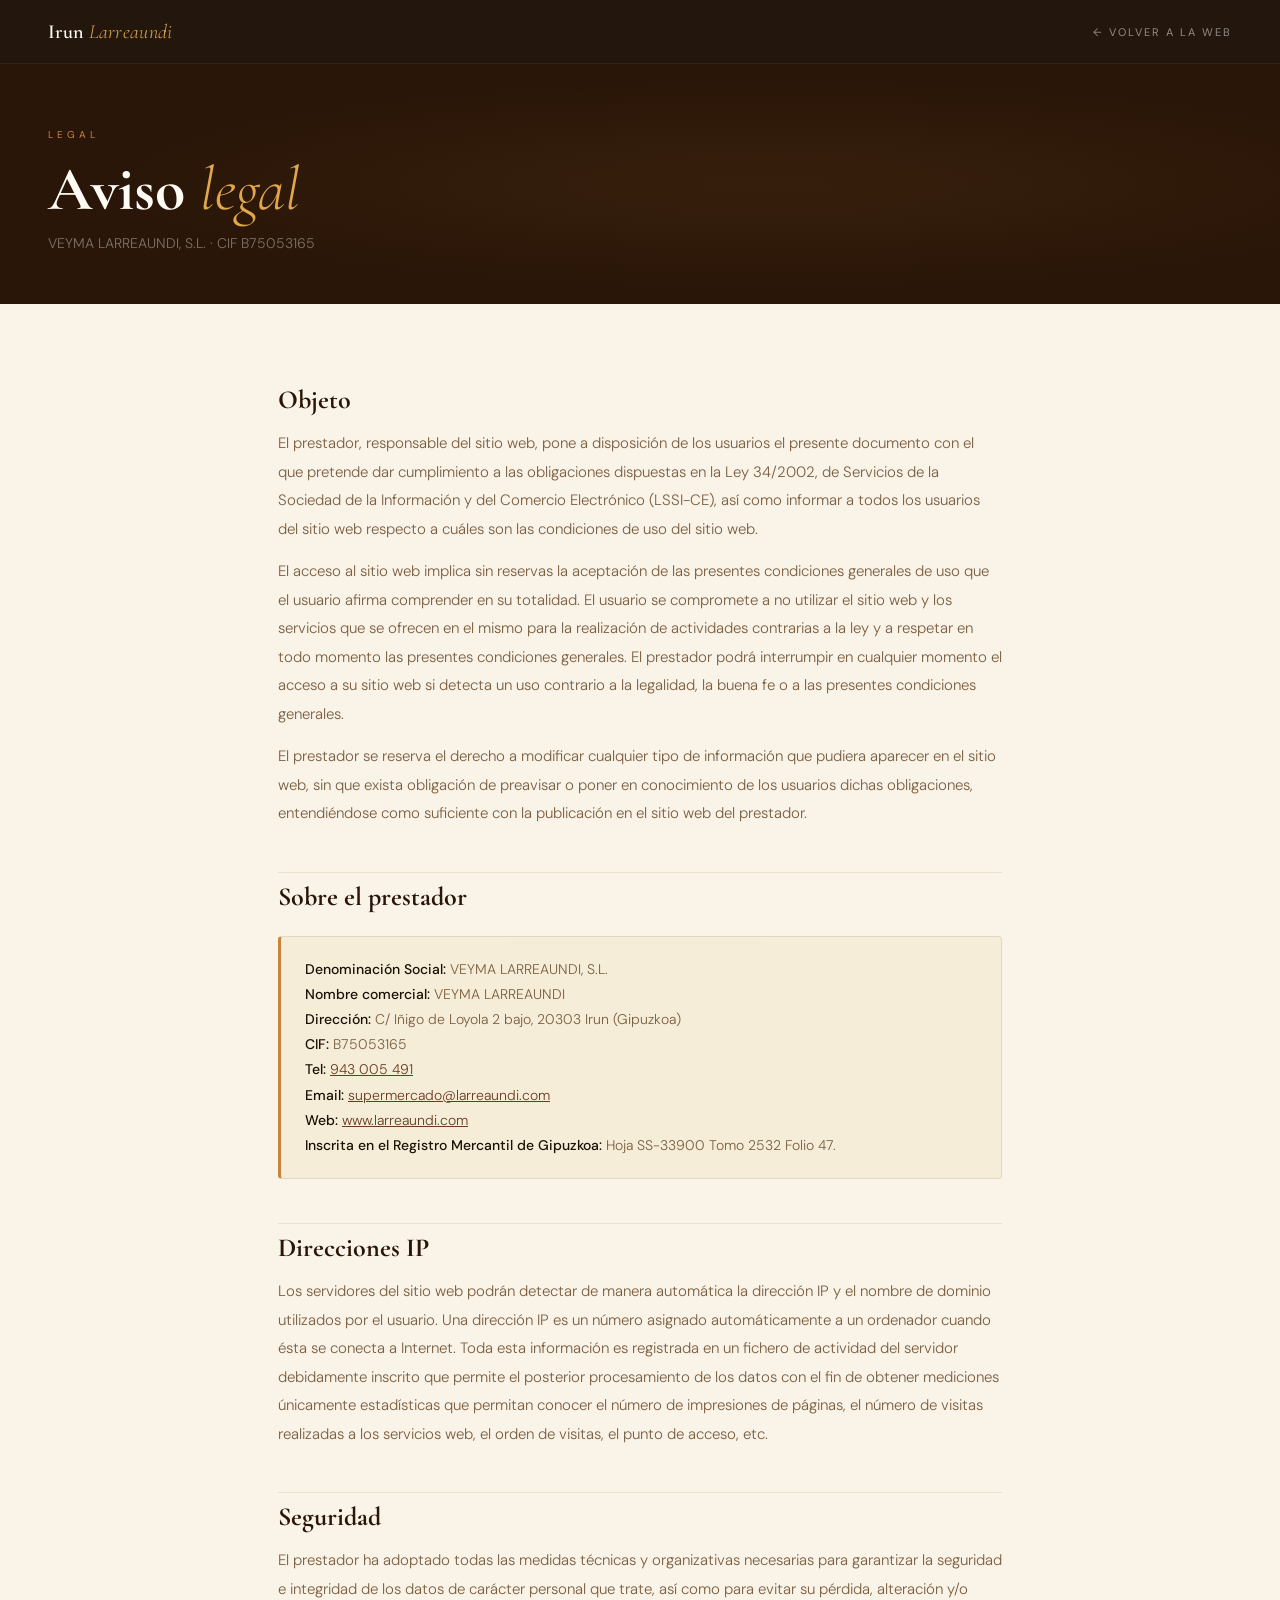
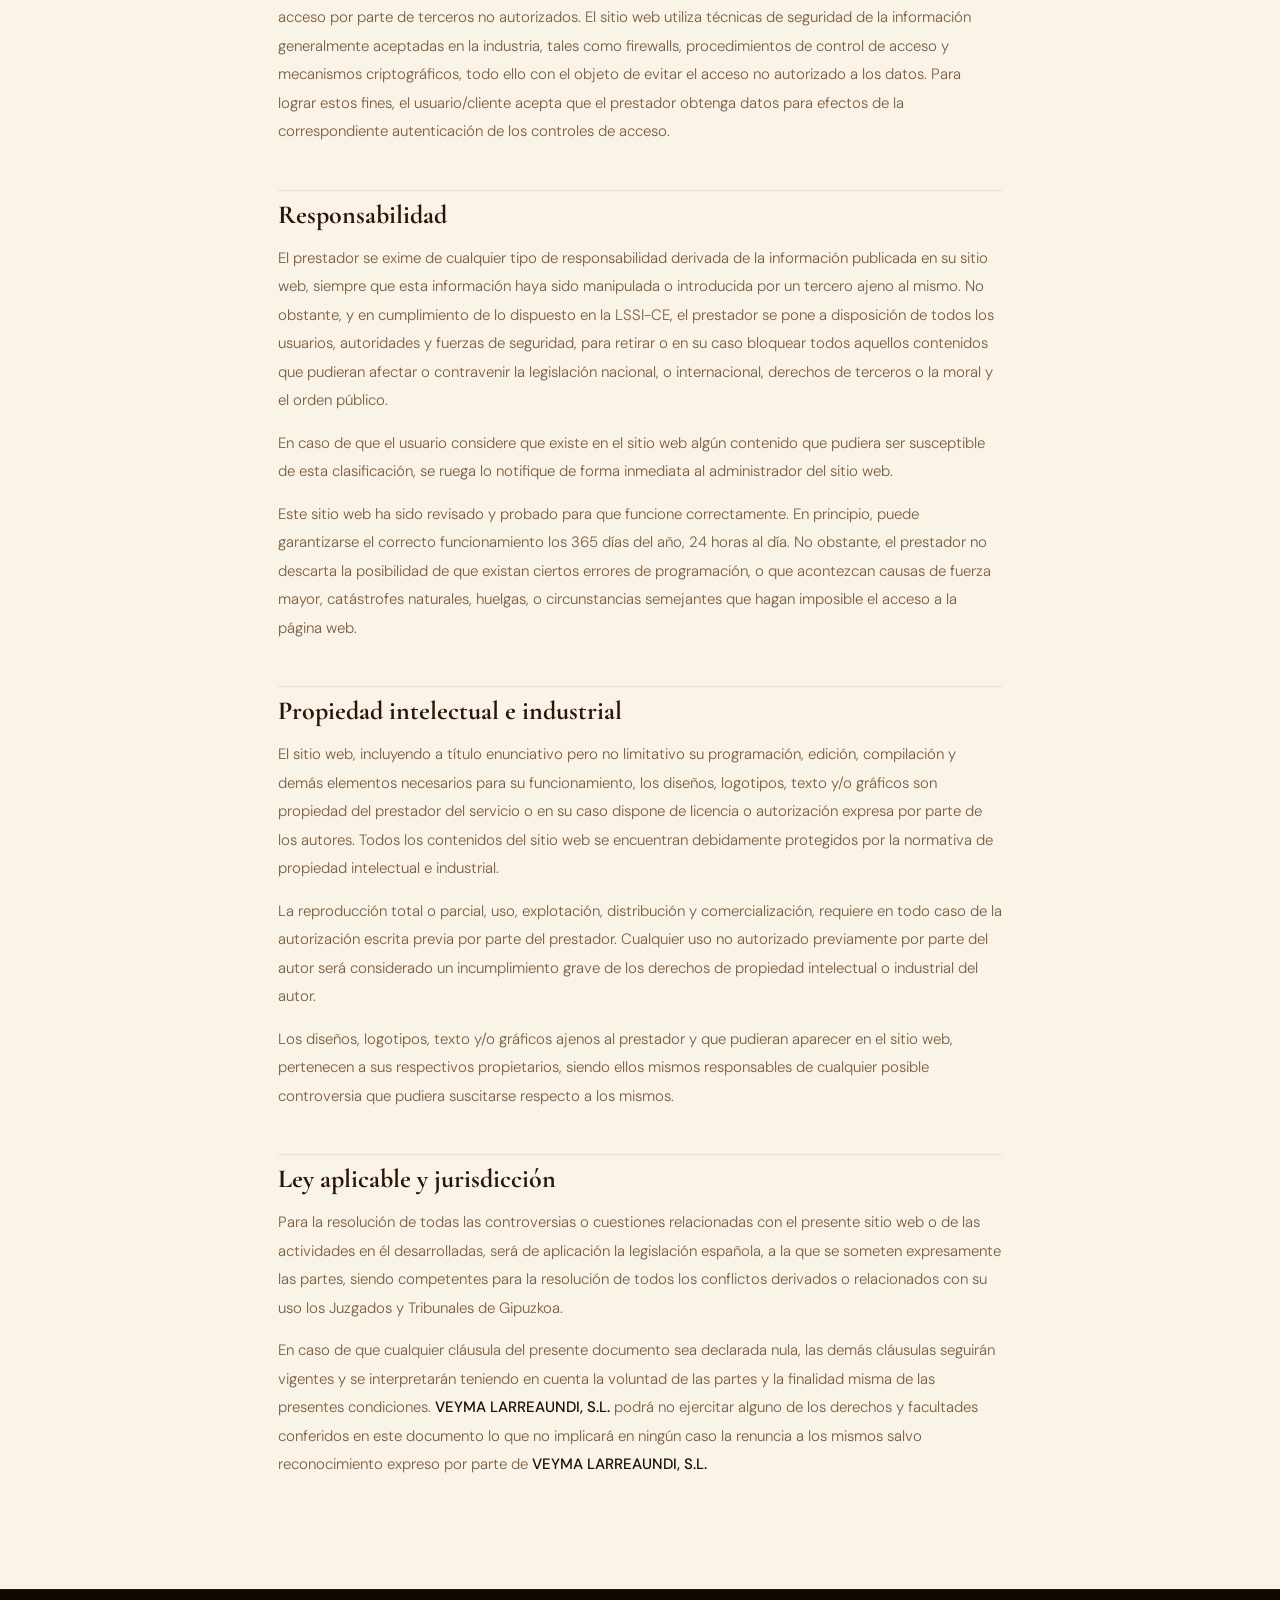
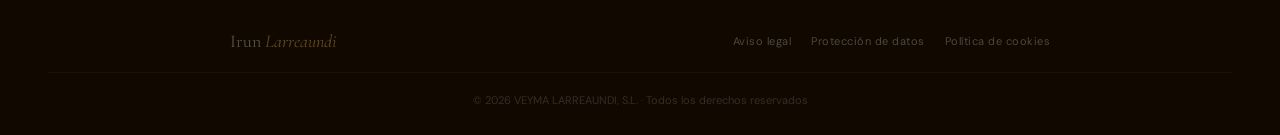
<file: Web_page/aviso-legal.html>
<!DOCTYPE html>
<html lang="es">

<head>
    <meta charset="UTF-8">
    <meta name="viewport" content="width=device-width, initial-scale=1.0">
    <meta name="theme-color" content="#1C0F05">
    <title>Aviso Legal — Irun Larreaundi</title>
    <meta name="description"
        content="Aviso legal de Irun Larreaundi, obrador artesanal de pan y bollería en Irun, Gipuzkoa.">
    <meta name="robots" content="noindex, follow">
    <link rel="icon" type="image/png" href="assets/img/favicon.png">
    <link rel="preconnect" href="https://fonts.googleapis.com">
    <link rel="preconnect" href="https://fonts.gstatic.com" crossorigin>
    <link
        href="https://fonts.googleapis.com/css2?family=Cormorant+Garamond:ital,wght@0,300;0,600;0,700;1,400&family=DM+Sans:wght@300;400;500&display=swap"
        rel="stylesheet">
    <style>
        *,
        *::before,
        *::after {
            margin: 0;
            padding: 0;
            box-sizing: border-box
        }

        :root {
            --ink: #1C0F05;
            --bark: #2A1608;
            --clay: #6B3A1F;
            --amber: #C8853A;
            --gold: #E0A84A;
            --gold-soft: #F0CC80;
            --cream: #FAF3E8;
            --paper: #F5EDD8;
            --linen: #EAE0CC;
            --muted: #7A5E40;
            --wh: #FFFCF5
        }

        html {
            scroll-behavior: smooth
        }

        body {
            font-family: 'DM Sans', sans-serif;
            background: var(--cream);
            color: var(--ink);
            overflow-x: hidden;
            -webkit-font-smoothing: antialiased
        }

        a {
            color: var(--clay);
            text-decoration: underline
        }

        a:hover {
            color: var(--amber)
        }

        nav {
            position: sticky;
            top: 0;
            z-index: 500;
            padding: 0 48px;
            height: 64px;
            display: flex;
            align-items: center;
            justify-content: space-between;
            background: rgba(28, 15, 5, .97);
            backdrop-filter: blur(16px);
            border-bottom: 1px solid rgba(255, 255, 255, .06)
        }

        .logo {
            font-family: 'Cormorant Garamond', serif;
            font-size: 20px;
            color: var(--wh);
            text-decoration: none;
            font-weight: 600;
            letter-spacing: .3px
        }

        .logo em {
            color: var(--gold);
            font-style: italic;
            font-weight: 300
        }

        .back-btn {
            font-size: 11px;
            letter-spacing: 2px;
            text-transform: uppercase;
            color: rgba(255, 255, 255, .5);
            text-decoration: none;
            display: flex;
            align-items: center;
            gap: 8px;
            transition: color .2s
        }

        .back-btn:hover {
            color: var(--gold-soft)
        }

        .hero-legal {
            background: var(--bark);
            padding: 64px 48px 52px;
            position: relative;
            overflow: hidden
        }

        .hero-legal::before {
            content: '';
            position: absolute;
            inset: 0;
            background: radial-gradient(ellipse at 60% 50%, rgba(200, 133, 58, .08), transparent 60%);
            pointer-events: none
        }

        .hero-tag {
            font-size: 10px;
            letter-spacing: 4px;
            text-transform: uppercase;
            color: var(--amber);
            margin-bottom: 16px;
            display: block
        }

        .hero-legal h1 {
            font-family: 'Cormorant Garamond', serif;
            font-size: clamp(36px, 5vw, 62px);
            color: var(--wh);
            font-weight: 700;
            line-height: 1.05
        }

        .hero-legal h1 em {
            color: var(--gold);
            font-style: italic;
            font-weight: 300
        }

        .hero-legal p {
            font-size: 14px;
            color: rgba(255, 255, 255, .4);
            margin-top: 12px;
            font-weight: 300
        }

        .content {
            max-width: 820px;
            margin: 0 auto;
            padding: 72px 48px 96px
        }

        .content h2 {
            font-family: 'Cormorant Garamond', serif;
            font-size: 26px;
            color: var(--bark);
            font-weight: 700;
            margin: 44px 0 14px;
            padding-top: 8px;
            border-top: 1px solid var(--linen)
        }

        .content h2:first-child {
            margin-top: 0;
            border-top: 0
        }

        .content p {
            font-size: 15px;
            color: var(--muted);
            line-height: 1.9;
            margin-bottom: 14px;
            font-weight: 300
        }

        .content p strong {
            color: var(--ink);
            font-weight: 500
        }

        .content a {
            color: var(--clay)
        }

        .info-box {
            background: var(--paper);
            border: 1px solid rgba(107, 58, 31, .12);
            border-left: 3px solid var(--amber);
            border-radius: 4px;
            padding: 20px 24px;
            margin: 24px 0
        }

        .info-box p {
            margin: 0;
            font-size: 14px;
            line-height: 1.8
        }

        footer {
            background: #110900;
            padding: 40px 48px 28px;
            border-top: 1px solid rgba(255, 255, 255, .05)
        }

        .footer-inner {
            max-width: 820px;
            margin: 0 auto;
            display: flex;
            justify-content: space-between;
            align-items: center;
            flex-wrap: wrap;
            gap: 16px
        }

        .fl {
            font-family: 'Cormorant Garamond', serif;
            font-size: 18px;
            color: rgba(255, 255, 255, .3)
        }

        .fl em {
            color: rgba(224, 168, 74, .4);
            font-style: italic
        }

        .footer-legal {
            display: flex;
            gap: 20px;
            flex-wrap: wrap
        }

        .footer-legal a {
            font-size: 11px;
            color: rgba(255, 255, 255, .25);
            text-decoration: none;
            letter-spacing: .5px;
            transition: color .2s
        }

        .footer-legal a:hover {
            color: rgba(255, 255, 255, .55)
        }

        footer small {
            font-size: 11px;
            color: rgba(255, 255, 255, .15);
            display: block;
            text-align: center;
            margin-top: 20px;
            padding-top: 20px;
            border-top: 1px solid rgba(255, 255, 255, .04)
        }

        @media(max-width:700px) {
            nav {
                padding: 0 20px
            }

            .hero-legal {
                padding: 48px 22px 40px
            }

            .content {
                padding: 48px 22px 72px
            }

            footer {
                padding: 32px 22px 22px
            }

            .footer-inner {
                flex-direction: column;
                align-items: flex-start
            }
        }
    </style>
</head>

<body>
    <nav>
        <a href="index.html" class="logo">Irun <em>Larreaundi</em></a>
        <a href="index.html" class="back-btn">← Volver a la web</a>
    </nav>

    <div class="hero-legal">
        <span class="hero-tag">Legal</span>
        <h1>Aviso <em>legal</em></h1>
        <p>VEYMA LARREAUNDI, S.L. · CIF B75053165</p>
    </div>

    <div class="content">

        <h2>Objeto</h2>
        <p>El prestador, responsable del sitio web, pone a disposición de los usuarios el presente documento con el que
            pretende dar cumplimiento a las obligaciones dispuestas en la Ley 34/2002, de Servicios de la Sociedad de la
            Información y del Comercio Electrónico (LSSI-CE), así como informar a todos los usuarios del sitio web
            respecto a cuáles son las condiciones de uso del sitio web.</p>
        <p>El acceso al sitio web implica sin reservas la aceptación de las presentes condiciones generales de uso que
            el usuario afirma comprender en su totalidad. El usuario se compromete a no utilizar el sitio web y los
            servicios que se ofrecen en el mismo para la realización de actividades contrarias a la ley y a respetar en
            todo momento las presentes condiciones generales. El prestador podrá interrumpir en cualquier momento el
            acceso a su sitio web si detecta un uso contrario a la legalidad, la buena fe o a las presentes condiciones
            generales.</p>
        <p>El prestador se reserva el derecho a modificar cualquier tipo de información que pudiera aparecer en el sitio
            web, sin que exista obligación de preavisar o poner en conocimiento de los usuarios dichas obligaciones,
            entendiéndose como suficiente con la publicación en el sitio web del prestador.</p>

        <h2>Sobre el prestador</h2>
        <div class="info-box">
            <p>
                <strong>Denominación Social:</strong> VEYMA LARREAUNDI, S.L.<br>
                <strong>Nombre comercial:</strong> VEYMA LARREAUNDI<br>
                <strong>Dirección:</strong> C/ Iñigo de Loyola 2 bajo, 20303 Irun (Gipuzkoa)<br>
                <strong>CIF:</strong> B75053165<br>
                <strong>Tel:</strong> <a href="tel:+34943005491">943 005 491</a><br>
                <strong>Email:</strong> <a href="mailto:supermercado@larreaundi.com">supermercado@larreaundi.com</a><br>
                <strong>Web:</strong> <a href="https://www.larreaundi.com" target="_blank"
                    rel="noopener">www.larreaundi.com</a><br>
                <strong>Inscrita en el Registro Mercantil de Gipuzkoa: </strong> Hoja SS-33900 Tomo 2532 Folio 47.
            </p>
        </div>

        <h2>Direcciones IP</h2>
        <p>Los servidores del sitio web podrán detectar de manera automática la dirección IP y el nombre de dominio
            utilizados por el usuario. Una dirección IP es un número asignado automáticamente a un ordenador cuando ésta
            se conecta a Internet. Toda esta información es registrada en un fichero de actividad del servidor
            debidamente inscrito que permite el posterior procesamiento de los datos con el fin de obtener mediciones
            únicamente estadísticas que permitan conocer el número de impresiones de páginas, el número de visitas
            realizadas a los servicios web, el orden de visitas, el punto de acceso, etc.</p>

        <h2>Seguridad</h2>
        <p>El prestador ha adoptado todas las medidas técnicas y organizativas necesarias para garantizar la seguridad e
            integridad de los datos de carácter personal que trate, así como para evitar su pérdida, alteración y/o
            acceso por parte de terceros no autorizados. El sitio web utiliza técnicas de seguridad de la información
            generalmente aceptadas en la industria, tales como firewalls, procedimientos de control de acceso y
            mecanismos criptográficos, todo ello con el objeto de evitar el acceso no autorizado a los datos. Para
            lograr estos fines, el usuario/cliente acepta que el prestador obtenga datos para efectos de la
            correspondiente autenticación de los controles de acceso.</p>

        <h2>Responsabilidad</h2>
        <p>El prestador se exime de cualquier tipo de responsabilidad derivada de la información publicada en su sitio
            web, siempre que esta información haya sido manipulada o introducida por un tercero ajeno al mismo. No
            obstante, y en cumplimiento de lo dispuesto en la LSSI-CE, el prestador se pone a disposición de todos los
            usuarios, autoridades y fuerzas de seguridad, para retirar o en su caso bloquear todos aquellos contenidos
            que pudieran afectar o contravenir la legislación nacional, o internacional, derechos de terceros o la moral
            y el orden público.</p>
        <p>En caso de que el usuario considere que existe en el sitio web algún contenido que pudiera ser susceptible de
            esta clasificación, se ruega lo notifique de forma inmediata al administrador del sitio web.</p>
        <p>Este sitio web ha sido revisado y probado para que funcione correctamente. En principio, puede garantizarse
            el correcto funcionamiento los 365 días del año, 24 horas al día. No obstante, el prestador no descarta la
            posibilidad de que existan ciertos errores de programación, o que acontezcan causas de fuerza mayor,
            catástrofes naturales, huelgas, o circunstancias semejantes que hagan imposible el acceso a la página web.
        </p>

        <h2>Propiedad intelectual e industrial</h2>
        <p>El sitio web, incluyendo a título enunciativo pero no limitativo su programación, edición, compilación y
            demás elementos necesarios para su funcionamiento, los diseños, logotipos, texto y/o gráficos son propiedad
            del prestador del servicio o en su caso dispone de licencia o autorización expresa por parte de los autores.
            Todos los contenidos del sitio web se encuentran debidamente protegidos por la normativa de propiedad
            intelectual e industrial.</p>
        <p>La reproducción total o parcial, uso, explotación, distribución y comercialización, requiere en todo caso de
            la autorización escrita previa por parte del prestador. Cualquier uso no autorizado previamente por parte
            del autor será considerado un incumplimiento grave de los derechos de propiedad intelectual o industrial del
            autor.</p>
        <p>Los diseños, logotipos, texto y/o gráficos ajenos al prestador y que pudieran aparecer en el sitio web,
            pertenecen a sus respectivos propietarios, siendo ellos mismos responsables de cualquier posible
            controversia que pudiera suscitarse respecto a los mismos.</p>

        <h2>Ley aplicable y jurisdicción</h2>
        <p>Para la resolución de todas las controversias o cuestiones relacionadas con el presente sitio web o de las
            actividades en él desarrolladas, será de aplicación la legislación española, a la que se someten
            expresamente las partes, siendo competentes para la resolución de todos los conflictos derivados o
            relacionados con su uso los Juzgados y Tribunales de Gipuzkoa.</p>
        <p>En caso de que cualquier cláusula del presente documento sea declarada nula, las demás cláusulas seguirán
            vigentes y se interpretarán teniendo en cuenta la voluntad de las partes y la finalidad misma de las
            presentes condiciones. <strong>VEYMA LARREAUNDI, S.L.</strong> podrá no ejercitar alguno de los derechos y
            facultades conferidos en este documento lo que no implicará en ningún caso la renuncia a los mismos salvo
            reconocimiento expreso por parte de <strong>VEYMA LARREAUNDI, S.L.</strong></p>

    </div>

    <footer>
        <div class="footer-inner">
            <div class="fl">Irun <em>Larreaundi</em></div>
            <div class="footer-legal">
                <a href="aviso-legal.html">Aviso legal</a>
                <a href="proteccion-de-datos.html">Protección de datos</a>
                <a href="politica-cookies.html">Política de cookies</a>
            </div>
        </div>
        <small>© 2026 VEYMA LARREAUNDI, S.L. · Todos los derechos reservados</small>
    </footer>
</body>

</html>
</file>
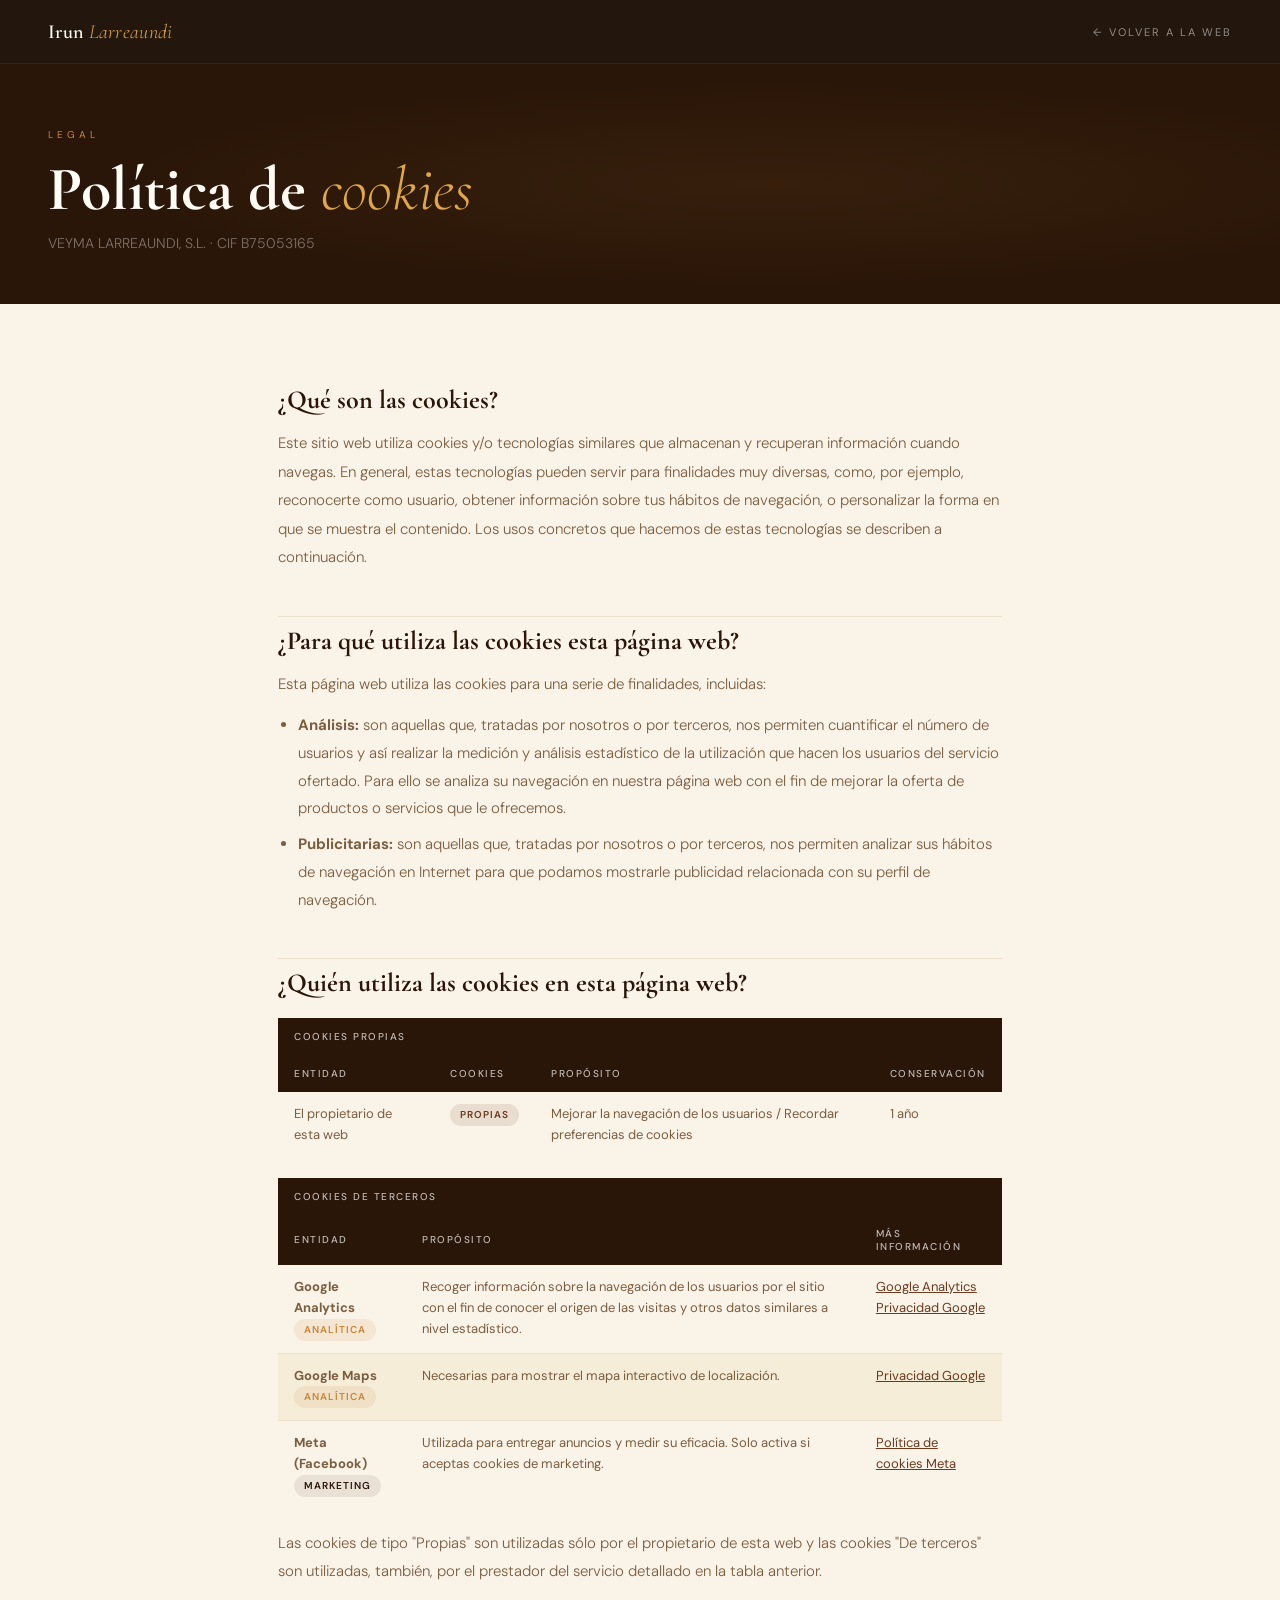
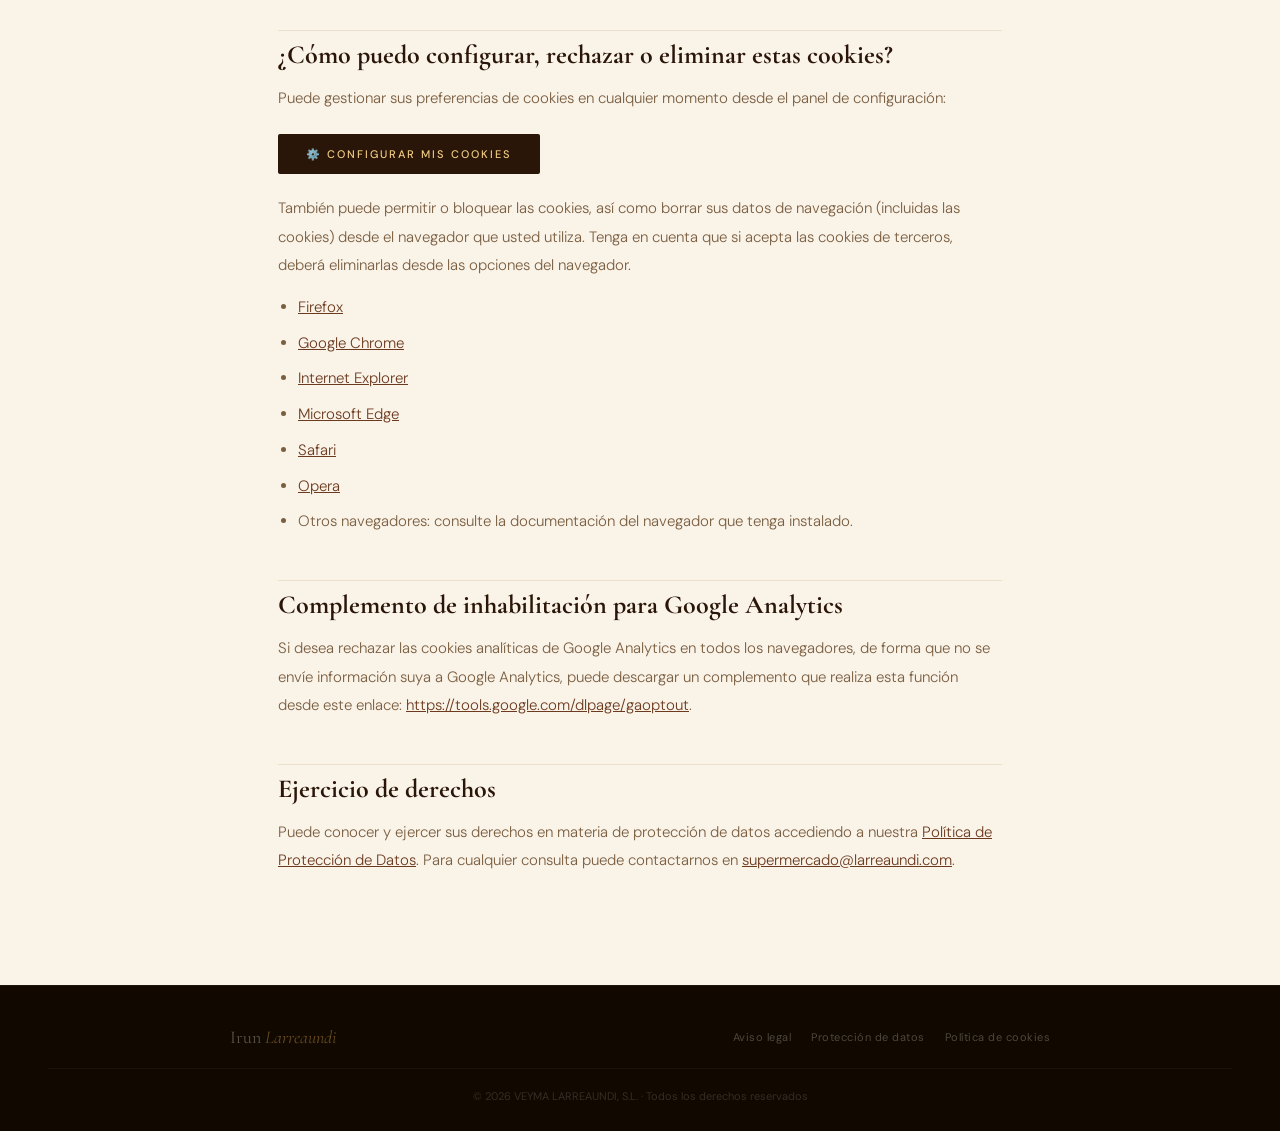
<file: Web_page/politica-cookies.html>
<!DOCTYPE html>
<html lang="es">

<head>
    <meta charset="UTF-8">
    <meta name="viewport" content="width=device-width, initial-scale=1.0">
    <meta name="theme-color" content="#1C0F05">
    <title>Política de Cookies — Irun Larreaundi</title>
    <meta name="description" content="Política de cookies de VEYMA LARREAUNDI, S.L.">
    <meta name="robots" content="noindex, follow">
    <link rel="icon" type="image/png" href="assets/img/favicon.png">
    <link rel="preconnect" href="https://fonts.googleapis.com">
    <link rel="preconnect" href="https://fonts.gstatic.com" crossorigin>
    <link
        href="https://fonts.googleapis.com/css2?family=Cormorant+Garamond:ital,wght@0,300;0,600;0,700;1,400&family=DM+Sans:wght@300;400;500&display=swap"
        rel="stylesheet">
    <style>
        *,
        *::before,
        *::after {
            margin: 0;
            padding: 0;
            box-sizing: border-box
        }

        :root {
            --ink: #1C0F05;
            --bark: #2A1608;
            --clay: #6B3A1F;
            --amber: #C8853A;
            --gold: #E0A84A;
            --gold-soft: #F0CC80;
            --cream: #FAF3E8;
            --paper: #F5EDD8;
            --linen: #EAE0CC;
            --linen2: #DDD0B8;
            --muted: #7A5E40;
            --wh: #FFFCF5
        }

        html {
            scroll-behavior: smooth
        }

        body {
            font-family: 'DM Sans', sans-serif;
            background: var(--cream);
            color: var(--ink);
            overflow-x: hidden;
            -webkit-font-smoothing: antialiased
        }

        a {
            color: var(--clay);
            text-decoration: underline
        }

        a:hover {
            color: var(--amber)
        }

        nav {
            position: sticky;
            top: 0;
            z-index: 500;
            padding: 0 48px;
            height: 64px;
            display: flex;
            align-items: center;
            justify-content: space-between;
            background: rgba(28, 15, 5, .97);
            backdrop-filter: blur(16px);
            border-bottom: 1px solid rgba(255, 255, 255, .06)
        }

        .logo {
            font-family: 'Cormorant Garamond', serif;
            font-size: 20px;
            color: var(--wh);
            text-decoration: none;
            font-weight: 600;
            letter-spacing: .3px
        }

        .logo em {
            color: var(--gold);
            font-style: italic;
            font-weight: 300
        }

        .back-btn {
            font-size: 11px;
            letter-spacing: 2px;
            text-transform: uppercase;
            color: rgba(255, 255, 255, .5);
            text-decoration: none;
            display: flex;
            align-items: center;
            gap: 8px;
            transition: color .2s
        }

        .back-btn:hover {
            color: var(--gold-soft)
        }

        .hero-legal {
            background: var(--bark);
            padding: 64px 48px 52px;
            position: relative;
            overflow: hidden
        }

        .hero-legal::before {
            content: '';
            position: absolute;
            inset: 0;
            background: radial-gradient(ellipse at 60% 50%, rgba(200, 133, 58, .08), transparent 60%);
            pointer-events: none
        }

        .hero-tag {
            font-size: 10px;
            letter-spacing: 4px;
            text-transform: uppercase;
            color: var(--amber);
            margin-bottom: 16px;
            display: block
        }

        .hero-legal h1 {
            font-family: 'Cormorant Garamond', serif;
            font-size: clamp(36px, 5vw, 62px);
            color: var(--wh);
            font-weight: 700;
            line-height: 1.05
        }

        .hero-legal h1 em {
            color: var(--gold);
            font-style: italic;
            font-weight: 300
        }

        .hero-legal p {
            font-size: 14px;
            color: rgba(255, 255, 255, .4);
            margin-top: 12px;
            font-weight: 300
        }

        .content {
            max-width: 820px;
            margin: 0 auto;
            padding: 72px 48px 96px
        }

        .content h2 {
            font-family: 'Cormorant Garamond', serif;
            font-size: 26px;
            color: var(--bark);
            font-weight: 700;
            margin: 44px 0 14px;
            padding-top: 8px;
            border-top: 1px solid var(--linen)
        }

        .content h2:first-child {
            margin-top: 0;
            border-top: 0
        }

        .content p {
            font-size: 15px;
            color: var(--muted);
            line-height: 1.9;
            margin-bottom: 14px;
            font-weight: 300
        }

        .content p strong {
            color: var(--ink);
            font-weight: 500
        }

        .content ul {
            margin: 10px 0 14px 20px
        }

        .content ul li {
            font-size: 15px;
            color: var(--muted);
            line-height: 1.85;
            font-weight: 300;
            margin-bottom: 8px
        }

        .content a {
            color: var(--clay)
        }

        .ck-table-wrap {
            overflow-x: auto;
            margin: 20px 0
        }

        .ck-table {
            width: 100%;
            border-collapse: collapse;
            font-size: 13px
        }

        .ck-table th {
            background: var(--bark);
            color: rgba(255, 255, 255, .7);
            font-weight: 500;
            font-size: 10px;
            letter-spacing: 1.5px;
            text-transform: uppercase;
            padding: 12px 16px;
            text-align: left
        }

        .ck-table td {
            padding: 12px 16px;
            border-bottom: 1px solid var(--linen);
            color: var(--muted);
            vertical-align: top;
            line-height: 1.6
        }

        .ck-table tr:last-child td {
            border-bottom: 0
        }

        .ck-table tr:nth-child(even) td {
            background: var(--paper)
        }

        .badge {
            display: inline-block;
            font-size: 10px;
            font-weight: 600;
            letter-spacing: 1px;
            text-transform: uppercase;
            padding: 3px 10px;
            border-radius: 100px;
            white-space: nowrap
        }

        .badge-required {
            background: rgba(107, 58, 31, .12);
            color: var(--clay)
        }

        .badge-analytics {
            background: rgba(200, 133, 58, .12);
            color: var(--amber)
        }

        .badge-marketing {
            background: rgba(42, 22, 8, .08);
            color: var(--bark)
        }

        .manage-btn {
            display: inline-block;
            margin-top: 8px;
            background: var(--bark);
            color: var(--gold-soft);
            padding: 13px 28px;
            font-size: 11px;
            font-weight: 500;
            letter-spacing: 2px;
            text-transform: uppercase;
            text-decoration: none;
            border-radius: 2px;
            border: 0;
            cursor: pointer;
            font-family: 'DM Sans', sans-serif;
            transition: all .2s
        }

        .manage-btn:hover {
            background: var(--amber);
            color: var(--bark)
        }

        footer {
            background: #110900;
            padding: 40px 48px 28px;
            border-top: 1px solid rgba(255, 255, 255, .05)
        }

        .footer-inner {
            max-width: 820px;
            margin: 0 auto;
            display: flex;
            justify-content: space-between;
            align-items: center;
            flex-wrap: wrap;
            gap: 16px
        }

        .fl {
            font-family: 'Cormorant Garamond', serif;
            font-size: 18px;
            color: rgba(255, 255, 255, .3)
        }

        .fl em {
            color: rgba(224, 168, 74, .4);
            font-style: italic
        }

        .footer-legal {
            display: flex;
            gap: 20px;
            flex-wrap: wrap
        }

        .footer-legal a {
            font-size: 11px;
            color: rgba(255, 255, 255, .25);
            text-decoration: none;
            letter-spacing: .5px;
            transition: color .2s
        }

        .footer-legal a:hover {
            color: rgba(255, 255, 255, .55)
        }

        footer small {
            font-size: 11px;
            color: rgba(255, 255, 255, .15);
            display: block;
            text-align: center;
            margin-top: 20px;
            padding-top: 20px;
            border-top: 1px solid rgba(255, 255, 255, .04)
        }

        @media(max-width:700px) {
            nav {
                padding: 0 20px
            }

            .hero-legal {
                padding: 48px 22px 40px
            }

            .content {
                padding: 48px 22px 72px
            }

            footer {
                padding: 32px 22px 22px
            }

            .footer-inner {
                flex-direction: column;
                align-items: flex-start
            }
        }
    </style>
</head>

<body>
    <nav>
        <a href="index.html" class="logo">Irun <em>Larreaundi</em></a>
        <a href="index.html" class="back-btn">← Volver a la web</a>
    </nav>

    <div class="hero-legal">
        <span class="hero-tag">Legal</span>
        <h1>Política de <em>cookies</em></h1>
        <p>VEYMA LARREAUNDI, S.L. · CIF B75053165</p>
    </div>

    <div class="content">

        <h2>¿Qué son las cookies?</h2>
        <p>Este sitio web utiliza cookies y/o tecnologías similares que almacenan y recuperan información cuando
            navegas. En general, estas tecnologías pueden servir para finalidades muy diversas, como, por ejemplo,
            reconocerte como usuario, obtener información sobre tus hábitos de navegación, o personalizar la forma en
            que se muestra el contenido. Los usos concretos que hacemos de estas tecnologías se describen a
            continuación.</p>

        <h2>¿Para qué utiliza las cookies esta página web?</h2>
        <p>Esta página web utiliza las cookies para una serie de finalidades, incluidas:</p>
        <ul>
            <li><strong>Análisis:</strong> son aquellas que, tratadas por nosotros o por terceros, nos permiten
                cuantificar el número de usuarios y así realizar la medición y análisis estadístico de la utilización
                que hacen los usuarios del servicio ofertado. Para ello se analiza su navegación en nuestra página web
                con el fin de mejorar la oferta de productos o servicios que le ofrecemos.</li>
            <li><strong>Publicitarias:</strong> son aquellas que, tratadas por nosotros o por terceros, nos permiten
                analizar sus hábitos de navegación en Internet para que podamos mostrarle publicidad relacionada con su
                perfil de navegación.</li>
        </ul>

        <h2>¿Quién utiliza las cookies en esta página web?</h2>
        <div class="ck-table-wrap">
            <table class="ck-table">
                <thead>
                    <tr>
                        <th colspan="4">Cookies propias</th>
                    </tr>
                    <tr>
                        <th>Entidad</th>
                        <th>Cookies</th>
                        <th>Propósito</th>
                        <th>Conservación</th>
                    </tr>
                </thead>
                <tbody>
                    <tr>
                        <td>El propietario de esta web</td>
                        <td><span class="badge badge-required">Propias</span></td>
                        <td>Mejorar la navegación de los usuarios / Recordar preferencias de cookies</td>
                        <td>1 año</td>
                    </tr>
                </tbody>
            </table>
        </div>
        <div class="ck-table-wrap" style="margin-top:12px">
            <table class="ck-table">
                <thead>
                    <tr>
                        <th colspan="3">Cookies de terceros</th>
                    </tr>
                    <tr>
                        <th>Entidad</th>
                        <th>Propósito</th>
                        <th>Más información</th>
                    </tr>
                </thead>
                <tbody>
                    <tr>
                        <td><strong>Google Analytics</strong><br><span class="badge badge-analytics">Analítica</span>
                        </td>
                        <td>Recoger información sobre la navegación de los usuarios por el sitio con el fin de conocer
                            el origen de las visitas y otros datos similares a nivel estadístico.</td>
                        <td><a href="https://developers.google.com/analytics/devguides/collection/analyticsjs/cookie-usage"
                                target="_blank" rel="noopener">Google Analytics</a><br><a
                                href="https://www.google.com/intl/es/privacy.html" target="_blank"
                                rel="noopener">Privacidad Google</a></td>
                    </tr>
                    <tr>
                        <td><strong>Google Maps</strong><br><span class="badge badge-analytics">Analítica</span></td>
                        <td>Necesarias para mostrar el mapa interactivo de localización.</td>
                        <td><a href="https://policies.google.com/privacy" target="_blank" rel="noopener">Privacidad
                                Google</a></td>
                    </tr>
                    <tr>
                        <td><strong>Meta (Facebook)</strong><br><span class="badge badge-marketing">Marketing</span>
                        </td>
                        <td>Utilizada para entregar anuncios y medir su eficacia. Solo activa si aceptas cookies de
                            marketing.</td>
                        <td><a href="https://www.facebook.com/policy/cookies/" target="_blank" rel="noopener">Política
                                de cookies Meta</a></td>
                    </tr>
                </tbody>
            </table>
        </div>
        <p>Las cookies de tipo "Propias" son utilizadas sólo por el propietario de esta web y las cookies "De terceros"
            son utilizadas, también, por el prestador del servicio detallado en la tabla anterior.</p>

        <h2>¿Cómo puedo configurar, rechazar o eliminar estas cookies?</h2>
        <p>Puede gestionar sus preferencias de cookies en cualquier momento desde el panel de configuración:</p>
        <button class="manage-btn" onclick="openCookiePanel()">⚙️ Configurar mis cookies</button>
        <p style="margin-top:20px">También puede permitir o bloquear las cookies, así como borrar sus datos de
            navegación (incluidas las cookies) desde el navegador que usted utiliza. Tenga en cuenta que si acepta las
            cookies de terceros, deberá eliminarlas desde las opciones del navegador.</p>
        <ul>
            <li><a href="http://support.mozilla.org/es/kb/habilitar-y-deshabilitar-cookies-que-los-sitios-we"
                    target="_blank" rel="noopener">Firefox</a></li>
            <li><a href="http://support.google.com/chrome/bin/answer.py?hl=es&answer=95647" target="_blank"
                    rel="noopener">Google Chrome</a></li>
            <li><a href="https://support.microsoft.com/es-es/help/278835/how-to-delete-cookie-files-in-internet-explorer"
                    target="_blank" rel="noopener">Internet Explorer</a></li>
            <li><a href="https://support.microsoft.com/es-es/help/4468242/microsoft-edge-browsing-data-and-privacy-microsoft-privacy"
                    target="_blank" rel="noopener">Microsoft Edge</a></li>
            <li><a href="http://support.apple.com/kb/ph5042" target="_blank" rel="noopener">Safari</a></li>
            <li><a href="http://help.opera.com/Windows/11.50/es-ES/cookies.html" target="_blank"
                    rel="noopener">Opera</a></li>
            <li>Otros navegadores: consulte la documentación del navegador que tenga instalado.</li>
        </ul>

        <h2>Complemento de inhabilitación para Google Analytics</h2>
        <p>Si desea rechazar las cookies analíticas de Google Analytics en todos los navegadores, de forma que no se
            envíe información suya a Google Analytics, puede descargar un complemento que realiza esta función desde
            este enlace: <a href="https://tools.google.com/dlpage/gaoptout" target="_blank"
                rel="noopener">https://tools.google.com/dlpage/gaoptout</a>.</p>

        <h2>Ejercicio de derechos</h2>
        <p>Puede conocer y ejercer sus derechos en materia de protección de datos accediendo a nuestra <a
                href="proteccion-de-datos.html">Política de Protección de Datos</a>. Para cualquier consulta puede
            contactarnos en <a href="mailto:supermercado@larreaundi.com">supermercado@larreaundi.com</a>.</p>

    </div>

    <footer>
        <div class="footer-inner">
            <div class="fl">Irun <em>Larreaundi</em></div>
            <div class="footer-legal">
                <a href="aviso-legal.html">Aviso legal</a>
                <a href="proteccion-de-datos.html">Protección de datos</a>
                <a href="politica-cookies.html">Política de cookies</a>
            </div>
        </div>
        <small>© 2026 VEYMA LARREAUNDI, S.L. · Todos los derechos reservados</small>
    </footer>

    <script>
        function openCookiePanel() {
            sessionStorage.setItem('openCookieModal', '1');
            window.location.href = 'index.html#cookies';
        }
        if (sessionStorage.getItem('openCookieModal') === '1') {
            sessionStorage.removeItem('openCookieModal');
            window.addEventListener('load', () => {
                const modal = document.getElementById('ckModal');
                if (modal) modal.classList.add('show');
            });
        }
    </script>
</body>

</html>
</file>
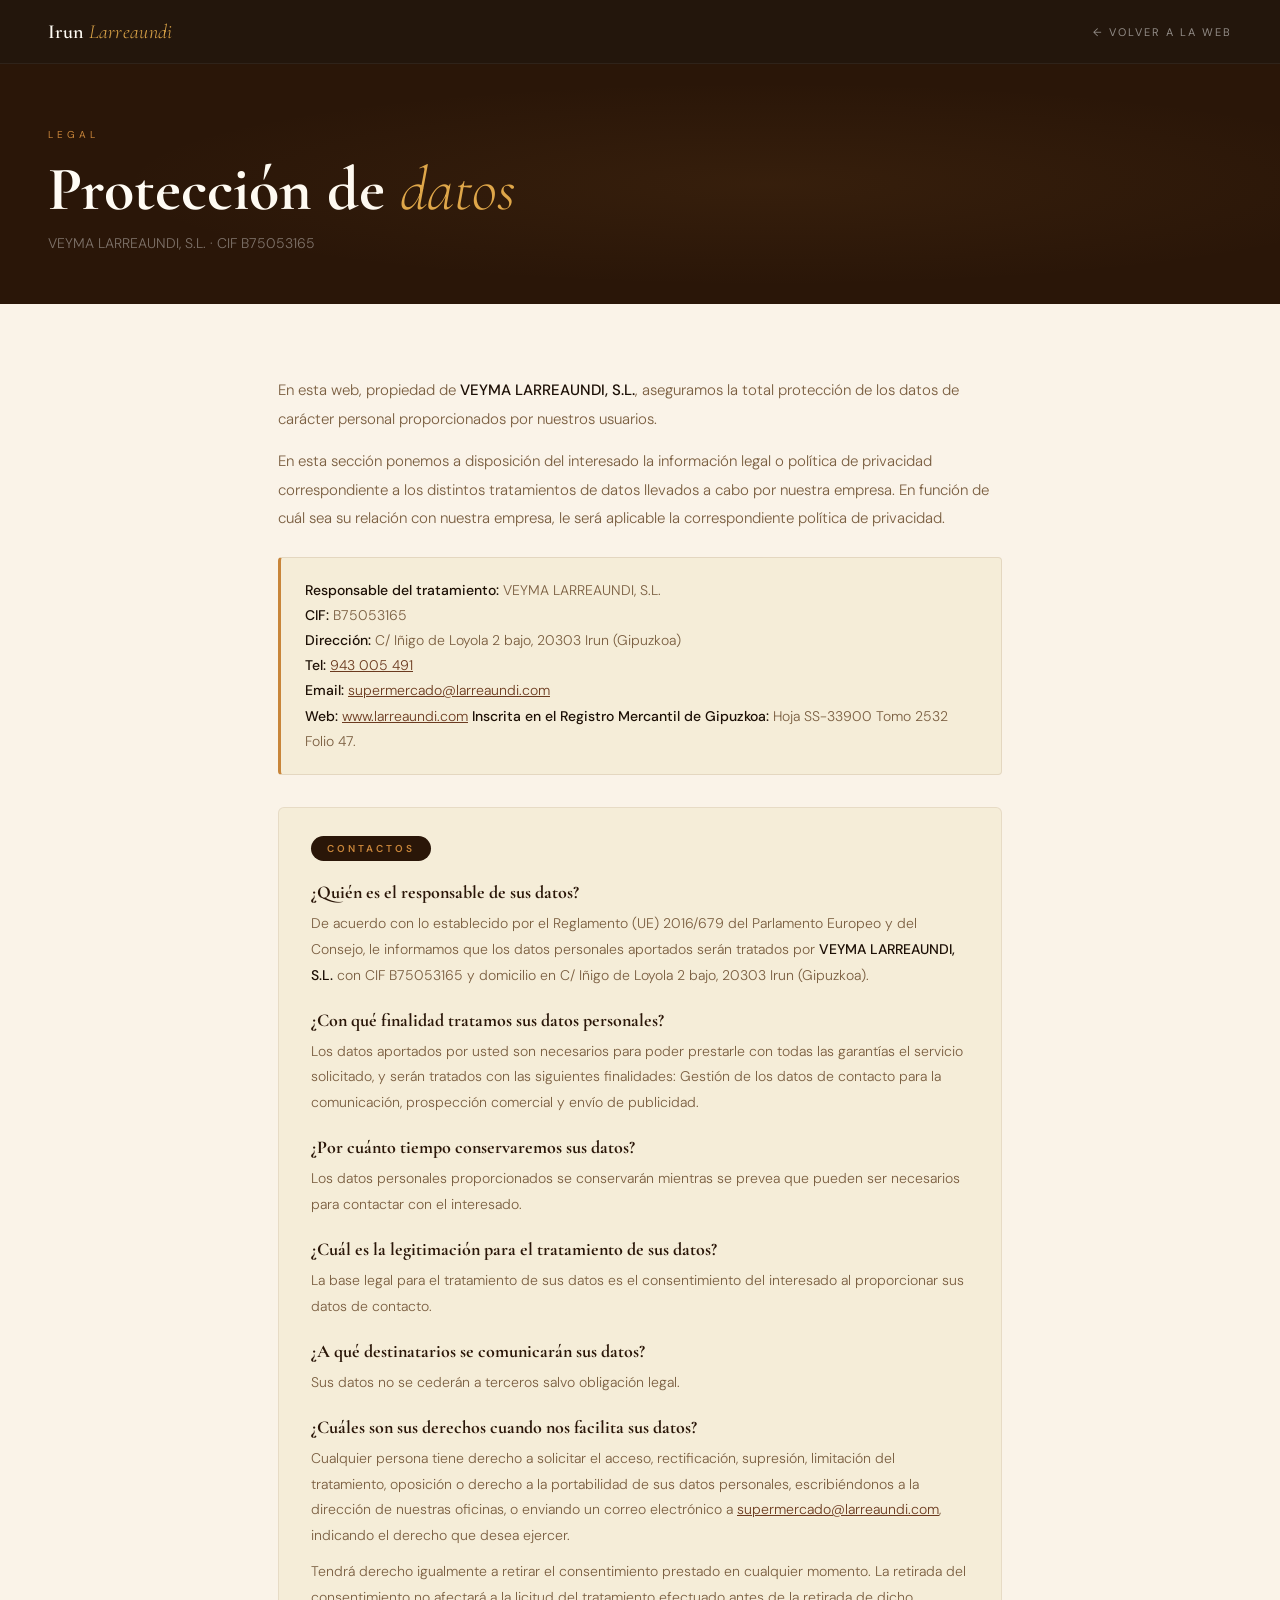
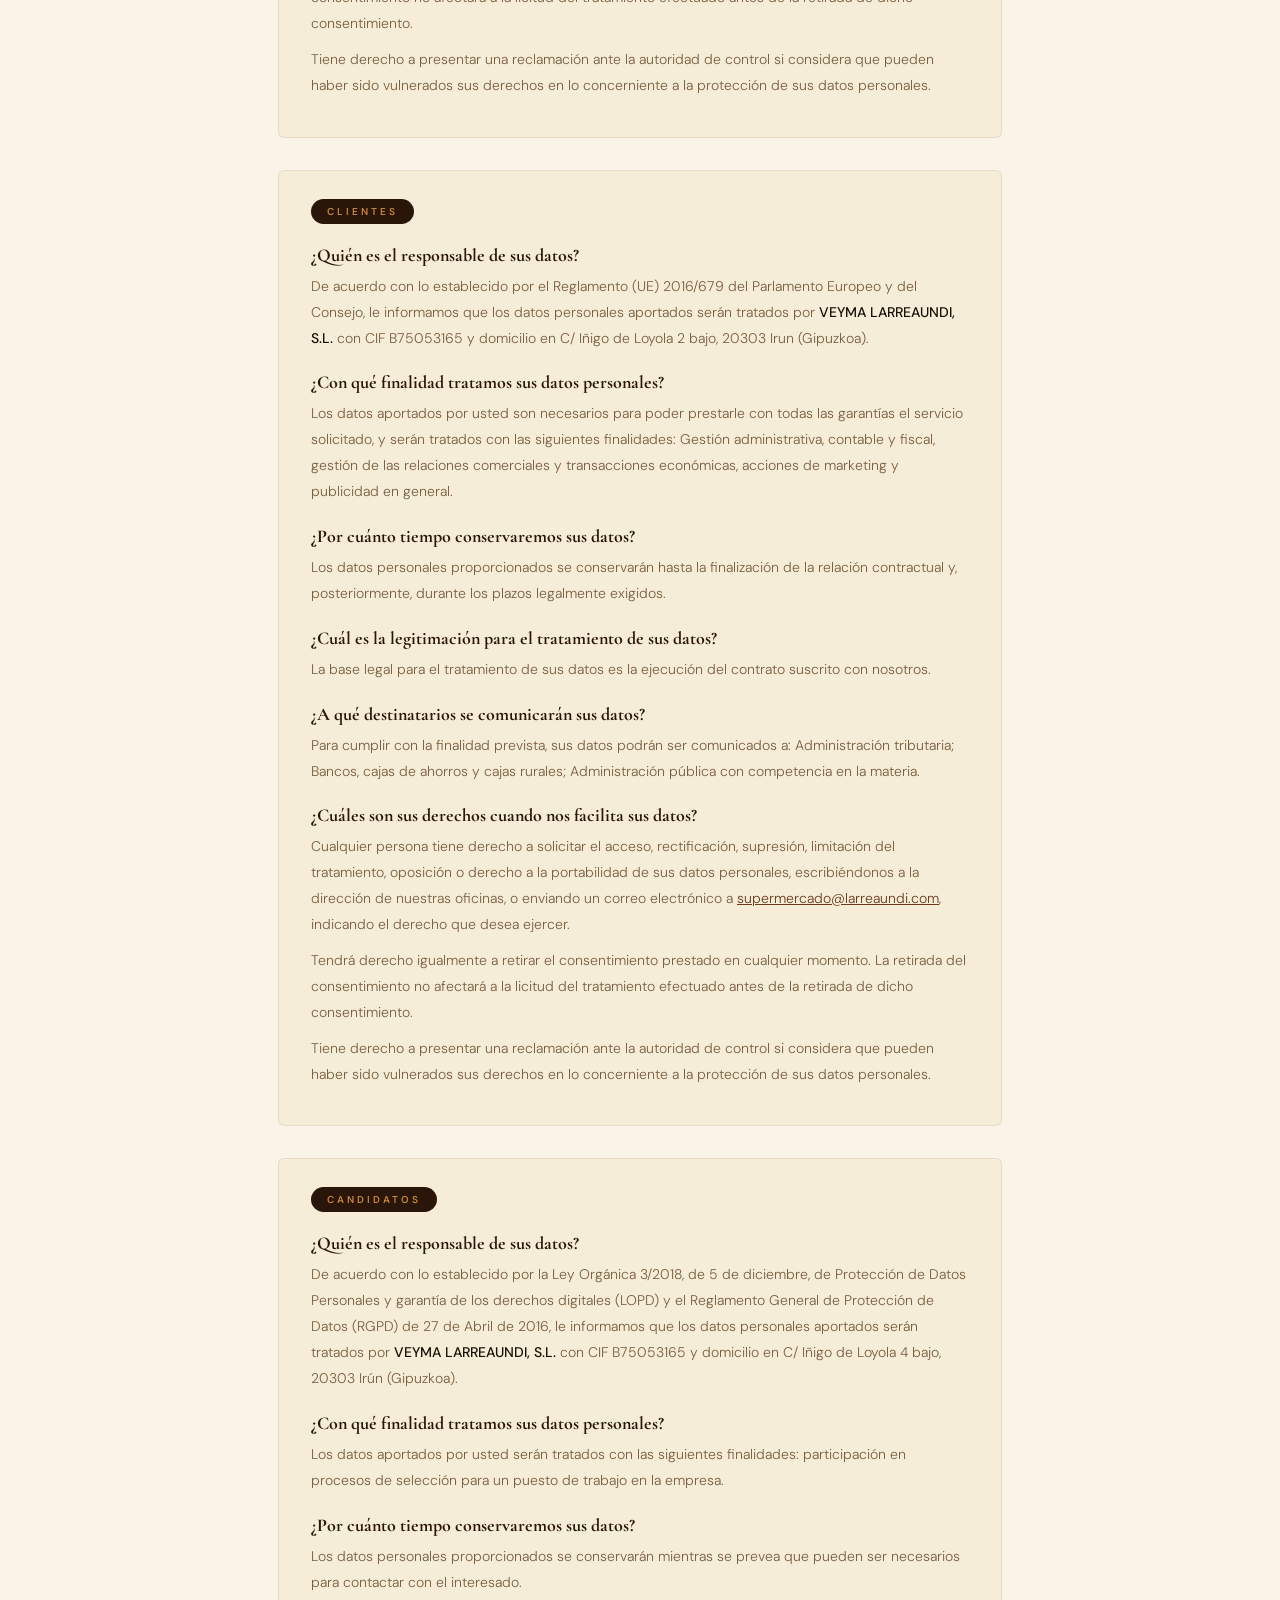
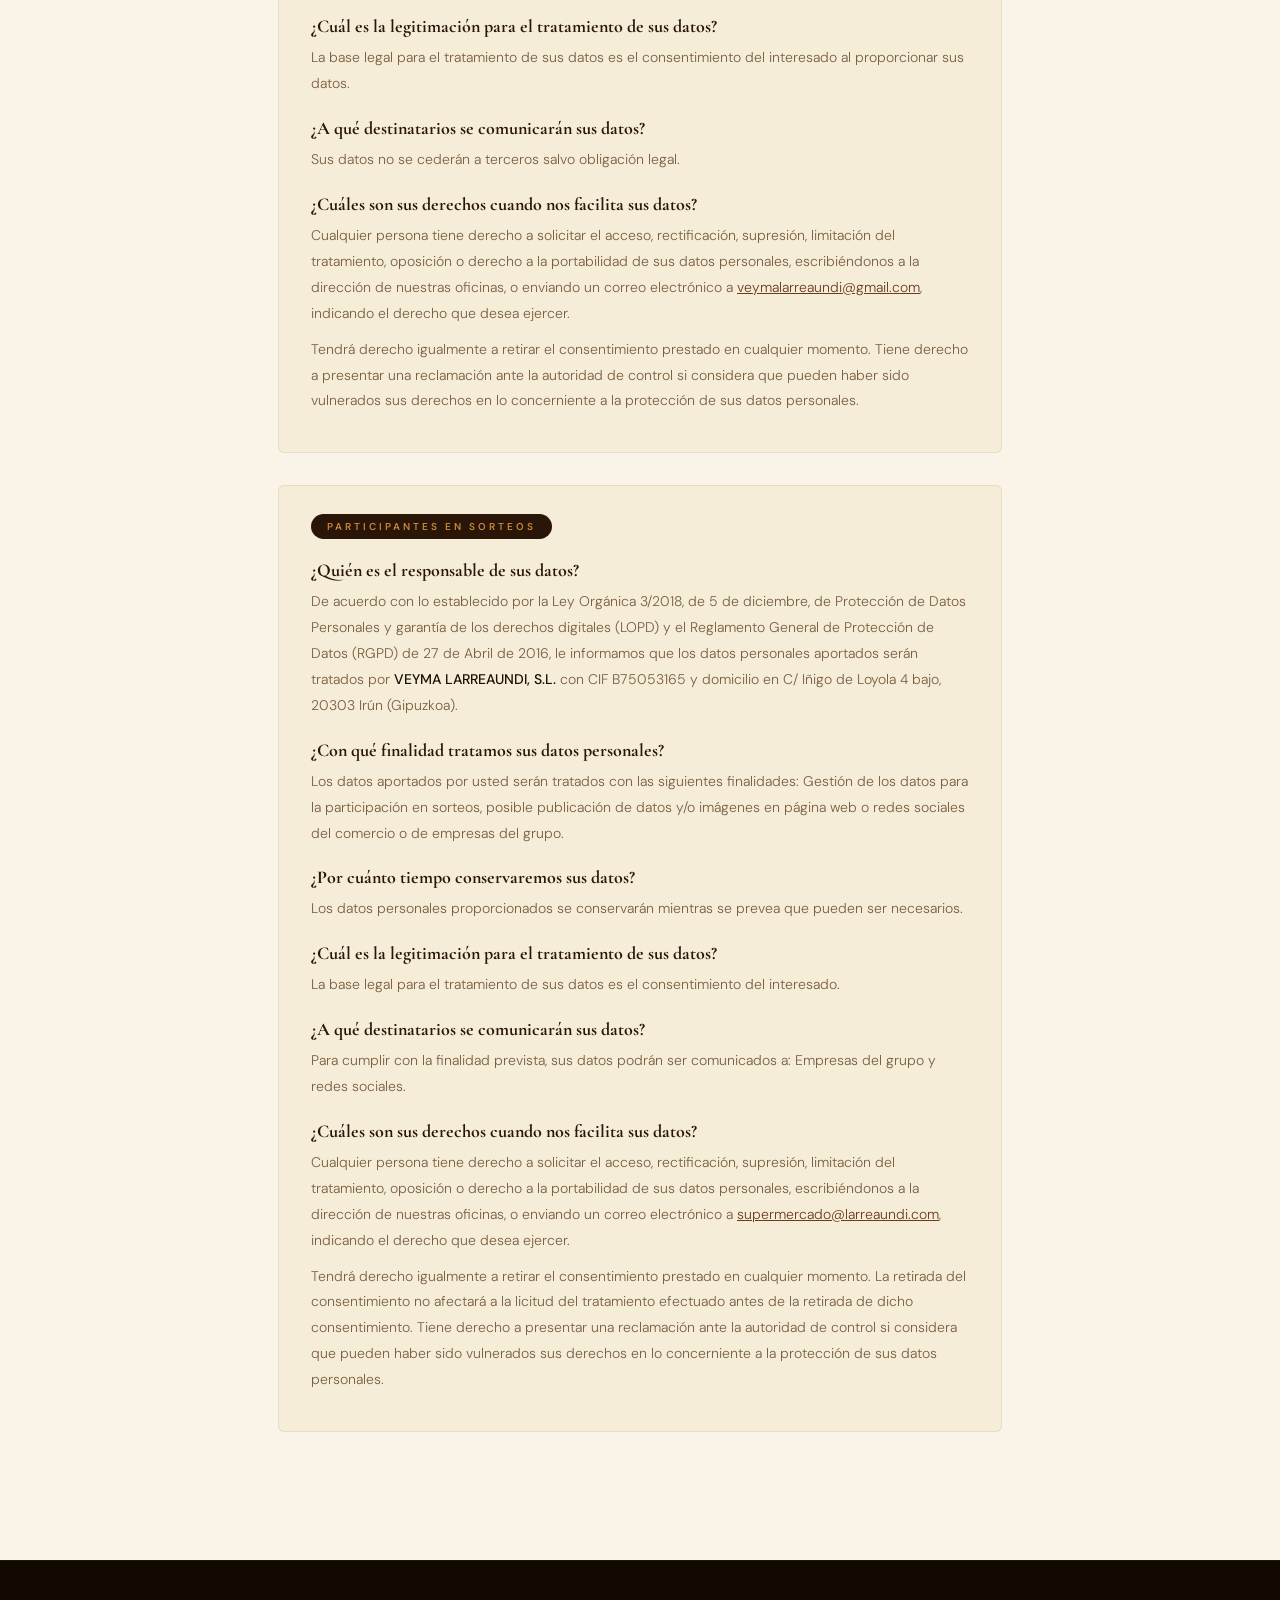
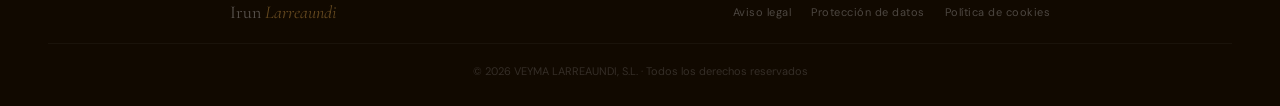
<file: Web_page/protección-de-datos.html>
<!DOCTYPE html>
<html lang="es">

<head>
    <meta charset="UTF-8">
    <meta name="viewport" content="width=device-width, initial-scale=1.0">
    <meta name="theme-color" content="#1C0F05">
    <title>Protección de Datos — Irun Larreaundi</title>
    <meta name="description" content="Política de protección de datos de VEYMA LARREAUNDI, S.L.">
    <meta name="robots" content="noindex, follow">
    <link rel="icon" type="image/png" href="assets/img/favicon.png">
    <link rel="preconnect" href="https://fonts.googleapis.com">
    <link rel="preconnect" href="https://fonts.gstatic.com" crossorigin>
    <link
        href="https://fonts.googleapis.com/css2?family=Cormorant+Garamond:ital,wght@0,300;0,600;0,700;1,400&family=DM+Sans:wght@300;400;500&display=swap"
        rel="stylesheet">
    <style>
        *,
        *::before,
        *::after {
            margin: 0;
            padding: 0;
            box-sizing: border-box
        }

        :root {
            --ink: #1C0F05;
            --bark: #2A1608;
            --clay: #6B3A1F;
            --amber: #C8853A;
            --gold: #E0A84A;
            --gold-soft: #F0CC80;
            --cream: #FAF3E8;
            --paper: #F5EDD8;
            --linen: #EAE0CC;
            --muted: #7A5E40;
            --wh: #FFFCF5
        }

        html {
            scroll-behavior: smooth
        }

        body {
            font-family: 'DM Sans', sans-serif;
            background: var(--cream);
            color: var(--ink);
            overflow-x: hidden;
            -webkit-font-smoothing: antialiased
        }

        a {
            color: var(--clay);
            text-decoration: underline
        }

        a:hover {
            color: var(--amber)
        }

        nav {
            position: sticky;
            top: 0;
            z-index: 500;
            padding: 0 48px;
            height: 64px;
            display: flex;
            align-items: center;
            justify-content: space-between;
            background: rgba(28, 15, 5, .97);
            backdrop-filter: blur(16px);
            border-bottom: 1px solid rgba(255, 255, 255, .06)
        }

        .logo {
            font-family: 'Cormorant Garamond', serif;
            font-size: 20px;
            color: var(--wh);
            text-decoration: none;
            font-weight: 600;
            letter-spacing: .3px
        }

        .logo em {
            color: var(--gold);
            font-style: italic;
            font-weight: 300
        }

        .back-btn {
            font-size: 11px;
            letter-spacing: 2px;
            text-transform: uppercase;
            color: rgba(255, 255, 255, .5);
            text-decoration: none;
            display: flex;
            align-items: center;
            gap: 8px;
            transition: color .2s
        }

        .back-btn:hover {
            color: var(--gold-soft)
        }

        .hero-legal {
            background: var(--bark);
            padding: 64px 48px 52px;
            position: relative;
            overflow: hidden
        }

        .hero-legal::before {
            content: '';
            position: absolute;
            inset: 0;
            background: radial-gradient(ellipse at 60% 50%, rgba(200, 133, 58, .08), transparent 60%);
            pointer-events: none
        }

        .hero-tag {
            font-size: 10px;
            letter-spacing: 4px;
            text-transform: uppercase;
            color: var(--amber);
            margin-bottom: 16px;
            display: block
        }

        .hero-legal h1 {
            font-family: 'Cormorant Garamond', serif;
            font-size: clamp(36px, 5vw, 62px);
            color: var(--wh);
            font-weight: 700;
            line-height: 1.05
        }

        .hero-legal h1 em {
            color: var(--gold);
            font-style: italic;
            font-weight: 300
        }

        .hero-legal p {
            font-size: 14px;
            color: rgba(255, 255, 255, .4);
            margin-top: 12px;
            font-weight: 300
        }

        .content {
            max-width: 820px;
            margin: 0 auto;
            padding: 72px 48px 96px
        }

        .content h2 {
            font-family: 'Cormorant Garamond', serif;
            font-size: 26px;
            color: var(--bark);
            font-weight: 700;
            margin: 44px 0 14px;
            padding-top: 8px;
            border-top: 1px solid var(--linen)
        }

        .content h2:first-child {
            margin-top: 0;
            border-top: 0
        }

        .content h3 {
            font-family: 'Cormorant Garamond', serif;
            font-size: 20px;
            color: var(--bark);
            font-weight: 700;
            margin: 28px 0 10px
        }

        .content p {
            font-size: 15px;
            color: var(--muted);
            line-height: 1.9;
            margin-bottom: 14px;
            font-weight: 300
        }

        .content p strong {
            color: var(--ink);
            font-weight: 500
        }

        .content a {
            color: var(--clay)
        }

        .info-box {
            background: var(--paper);
            border: 1px solid rgba(107, 58, 31, .12);
            border-left: 3px solid var(--amber);
            border-radius: 4px;
            padding: 20px 24px;
            margin: 24px 0
        }

        .info-box p {
            margin: 0;
            font-size: 14px;
            line-height: 1.8
        }

        .bloque {
            background: var(--paper);
            border: 1px solid rgba(107, 58, 31, .1);
            border-radius: 6px;
            padding: 28px 32px;
            margin: 32px 0
        }

        .bloque-titulo {
            display: inline-block;
            font-size: 10px;
            letter-spacing: 3px;
            text-transform: uppercase;
            color: var(--amber);
            font-weight: 600;
            background: var(--bark);
            padding: 6px 16px;
            border-radius: 100px;
            margin-bottom: 20px
        }

        .bloque h3 {
            font-family: 'Cormorant Garamond', serif;
            font-size: 18px;
            color: var(--bark);
            font-weight: 700;
            margin: 20px 0 8px
        }

        .bloque h3:first-of-type {
            margin-top: 0
        }

        .bloque p {
            font-size: 14px;
            color: var(--muted);
            line-height: 1.85;
            margin-bottom: 10px;
            font-weight: 300
        }

        .bloque p strong {
            color: var(--ink);
            font-weight: 500
        }

        footer {
            background: #110900;
            padding: 40px 48px 28px;
            border-top: 1px solid rgba(255, 255, 255, .05)
        }

        .footer-inner {
            max-width: 820px;
            margin: 0 auto;
            display: flex;
            justify-content: space-between;
            align-items: center;
            flex-wrap: wrap;
            gap: 16px
        }

        .fl {
            font-family: 'Cormorant Garamond', serif;
            font-size: 18px;
            color: rgba(255, 255, 255, .3)
        }

        .fl em {
            color: rgba(224, 168, 74, .4);
            font-style: italic
        }

        .footer-legal {
            display: flex;
            gap: 20px;
            flex-wrap: wrap
        }

        .footer-legal a {
            font-size: 11px;
            color: rgba(255, 255, 255, .25);
            text-decoration: none;
            letter-spacing: .5px;
            transition: color .2s
        }

        .footer-legal a:hover {
            color: rgba(255, 255, 255, .55)
        }

        footer small {
            font-size: 11px;
            color: rgba(255, 255, 255, .15);
            display: block;
            text-align: center;
            margin-top: 20px;
            padding-top: 20px;
            border-top: 1px solid rgba(255, 255, 255, .04)
        }

        @media(max-width:700px) {
            nav {
                padding: 0 20px
            }

            .hero-legal {
                padding: 48px 22px 40px
            }

            .content {
                padding: 48px 22px 72px
            }

            footer {
                padding: 32px 22px 22px
            }

            .footer-inner {
                flex-direction: column;
                align-items: flex-start
            }

            .bloque {
                padding: 20px 18px
            }
        }
    </style>
</head>

<body>
    <nav>
        <a href="index.html" class="logo">Irun <em>Larreaundi</em></a>
        <a href="index.html" class="back-btn">← Volver a la web</a>
    </nav>

    <div class="hero-legal">
        <span class="hero-tag">Legal</span>
        <h1>Protección de <em>datos</em></h1>
        <p>VEYMA LARREAUNDI, S.L. · CIF B75053165</p>
    </div>

    <div class="content">

        <p>En esta web, propiedad de <strong>VEYMA LARREAUNDI, S.L.</strong>, aseguramos la total protección de los
            datos de carácter personal proporcionados por nuestros usuarios.</p>
        <p>En esta sección ponemos a disposición del interesado la información legal o política de privacidad
            correspondiente a los distintos tratamientos de datos llevados a cabo por nuestra empresa. En función de
            cuál sea su relación con nuestra empresa, le será aplicable la correspondiente política de privacidad.</p>

        <div class="info-box">
            <p>
                <strong>Responsable del tratamiento:</strong> VEYMA LARREAUNDI, S.L.<br>
                <strong>CIF:</strong> B75053165<br>
                <strong>Dirección:</strong> C/ Iñigo de Loyola 2 bajo, 20303 Irun (Gipuzkoa)<br>
                <strong>Tel:</strong> <a href="tel:+34943005491">943 005 491</a><br>
                <strong>Email:</strong> <a href="mailto:supermercado@larreaundi.com">supermercado@larreaundi.com</a><br>
                <strong>Web:</strong> <a href="https://www.larreaundi.com" target="_blank"
                    rel="noopener">www.larreaundi.com</a>
                <strong>Inscrita en el Registro Mercantil de Gipuzkoa: </strong> Hoja SS-33900 Tomo 2532 Folio 47.

            </p>
        </div>

        <!-- CONTACTOS -->
        <div class="bloque">
            <span class="bloque-titulo">Contactos</span>

            <h3>¿Quién es el responsable de sus datos?</h3>
            <p>De acuerdo con lo establecido por el Reglamento (UE) 2016/679 del Parlamento Europeo y del Consejo, le
                informamos que los datos personales aportados serán tratados por <strong>VEYMA LARREAUNDI, S.L.</strong>
                con CIF B75053165 y domicilio en C/ Iñigo de Loyola 2 bajo, 20303 Irun (Gipuzkoa).</p>

            <h3>¿Con qué finalidad tratamos sus datos personales?</h3>
            <p>Los datos aportados por usted son necesarios para poder prestarle con todas las garantías el servicio
                solicitado, y serán tratados con las siguientes finalidades: Gestión de los datos de contacto para la
                comunicación, prospección comercial y envío de publicidad.</p>

            <h3>¿Por cuánto tiempo conservaremos sus datos?</h3>
            <p>Los datos personales proporcionados se conservarán mientras se prevea que pueden ser necesarios para
                contactar con el interesado.</p>

            <h3>¿Cuál es la legitimación para el tratamiento de sus datos?</h3>
            <p>La base legal para el tratamiento de sus datos es el consentimiento del interesado al proporcionar sus
                datos de contacto.</p>

            <h3>¿A qué destinatarios se comunicarán sus datos?</h3>
            <p>Sus datos no se cederán a terceros salvo obligación legal.</p>

            <h3>¿Cuáles son sus derechos cuando nos facilita sus datos?</h3>
            <p>Cualquier persona tiene derecho a solicitar el acceso, rectificación, supresión, limitación del
                tratamiento, oposición o derecho a la portabilidad de sus datos personales, escribiéndonos a la
                dirección de nuestras oficinas, o enviando un correo electrónico a <a
                    href="mailto:supermercado@larreaundi.com">supermercado@larreaundi.com</a>, indicando el derecho que
                desea ejercer.</p>
            <p>Tendrá derecho igualmente a retirar el consentimiento prestado en cualquier momento. La retirada del
                consentimiento no afectará a la licitud del tratamiento efectuado antes de la retirada de dicho
                consentimiento.</p>
            <p>Tiene derecho a presentar una reclamación ante la autoridad de control si considera que pueden haber sido
                vulnerados sus derechos en lo concerniente a la protección de sus datos personales.</p>
        </div>

        <!-- CLIENTES -->
        <div class="bloque">
            <span class="bloque-titulo">Clientes</span>

            <h3>¿Quién es el responsable de sus datos?</h3>
            <p>De acuerdo con lo establecido por el Reglamento (UE) 2016/679 del Parlamento Europeo y del Consejo, le
                informamos que los datos personales aportados serán tratados por <strong>VEYMA LARREAUNDI, S.L.</strong>
                con CIF B75053165 y domicilio en C/ Iñigo de Loyola 2 bajo, 20303 Irun (Gipuzkoa).</p>

            <h3>¿Con qué finalidad tratamos sus datos personales?</h3>
            <p>Los datos aportados por usted son necesarios para poder prestarle con todas las garantías el servicio
                solicitado, y serán tratados con las siguientes finalidades: Gestión administrativa, contable y fiscal,
                gestión de las relaciones comerciales y transacciones económicas, acciones de marketing y publicidad en
                general.</p>

            <h3>¿Por cuánto tiempo conservaremos sus datos?</h3>
            <p>Los datos personales proporcionados se conservarán hasta la finalización de la relación contractual y,
                posteriormente, durante los plazos legalmente exigidos.</p>

            <h3>¿Cuál es la legitimación para el tratamiento de sus datos?</h3>
            <p>La base legal para el tratamiento de sus datos es la ejecución del contrato suscrito con nosotros.</p>

            <h3>¿A qué destinatarios se comunicarán sus datos?</h3>
            <p>Para cumplir con la finalidad prevista, sus datos podrán ser comunicados a: Administración tributaria;
                Bancos, cajas de ahorros y cajas rurales; Administración pública con competencia en la materia.</p>

            <h3>¿Cuáles son sus derechos cuando nos facilita sus datos?</h3>
            <p>Cualquier persona tiene derecho a solicitar el acceso, rectificación, supresión, limitación del
                tratamiento, oposición o derecho a la portabilidad de sus datos personales, escribiéndonos a la
                dirección de nuestras oficinas, o enviando un correo electrónico a <a
                    href="mailto:supermercado@larreaundi.com">supermercado@larreaundi.com</a>, indicando el derecho que
                desea ejercer.</p>
            <p>Tendrá derecho igualmente a retirar el consentimiento prestado en cualquier momento. La retirada del
                consentimiento no afectará a la licitud del tratamiento efectuado antes de la retirada de dicho
                consentimiento.</p>
            <p>Tiene derecho a presentar una reclamación ante la autoridad de control si considera que pueden haber sido
                vulnerados sus derechos en lo concerniente a la protección de sus datos personales.</p>
        </div>

        <!-- CANDIDATOS -->
        <div class="bloque">
            <span class="bloque-titulo">Candidatos</span>

            <h3>¿Quién es el responsable de sus datos?</h3>
            <p>De acuerdo con lo establecido por la Ley Orgánica 3/2018, de 5 de diciembre, de Protección de Datos
                Personales y garantía de los derechos digitales (LOPD) y el Reglamento General de Protección de Datos
                (RGPD) de 27 de Abril de 2016, le informamos que los datos personales aportados serán tratados por
                <strong>VEYMA LARREAUNDI, S.L.</strong> con CIF B75053165 y domicilio en C/ Iñigo de Loyola 4 bajo,
                20303 Irún (Gipuzkoa).</p>

            <h3>¿Con qué finalidad tratamos sus datos personales?</h3>
            <p>Los datos aportados por usted serán tratados con las siguientes finalidades: participación en procesos de
                selección para un puesto de trabajo en la empresa.</p>

            <h3>¿Por cuánto tiempo conservaremos sus datos?</h3>
            <p>Los datos personales proporcionados se conservarán mientras se prevea que pueden ser necesarios para
                contactar con el interesado.</p>

            <h3>¿Cuál es la legitimación para el tratamiento de sus datos?</h3>
            <p>La base legal para el tratamiento de sus datos es el consentimiento del interesado al proporcionar sus
                datos.</p>

            <h3>¿A qué destinatarios se comunicarán sus datos?</h3>
            <p>Sus datos no se cederán a terceros salvo obligación legal.</p>

            <h3>¿Cuáles son sus derechos cuando nos facilita sus datos?</h3>
            <p>Cualquier persona tiene derecho a solicitar el acceso, rectificación, supresión, limitación del
                tratamiento, oposición o derecho a la portabilidad de sus datos personales, escribiéndonos a la
                dirección de nuestras oficinas, o enviando un correo electrónico a <a
                    href="mailto:veymalarreaundi@gmail.com">veymalarreaundi@gmail.com</a>, indicando el derecho que
                desea ejercer.</p>
            <p>Tendrá derecho igualmente a retirar el consentimiento prestado en cualquier momento. Tiene derecho a
                presentar una reclamación ante la autoridad de control si considera que pueden haber sido vulnerados sus
                derechos en lo concerniente a la protección de sus datos personales.</p>
        </div>

        <!-- PARTICIPANTES EN SORTEOS -->
        <div class="bloque">
            <span class="bloque-titulo">Participantes en sorteos</span>

            <h3>¿Quién es el responsable de sus datos?</h3>
            <p>De acuerdo con lo establecido por la Ley Orgánica 3/2018, de 5 de diciembre, de Protección de Datos
                Personales y garantía de los derechos digitales (LOPD) y el Reglamento General de Protección de Datos
                (RGPD) de 27 de Abril de 2016, le informamos que los datos personales aportados serán tratados por
                <strong>VEYMA LARREAUNDI, S.L.</strong> con CIF B75053165 y domicilio en C/ Iñigo de Loyola 4 bajo,
                20303 Irún (Gipuzkoa).</p>

            <h3>¿Con qué finalidad tratamos sus datos personales?</h3>
            <p>Los datos aportados por usted serán tratados con las siguientes finalidades: Gestión de los datos para la
                participación en sorteos, posible publicación de datos y/o imágenes en página web o redes sociales del
                comercio o de empresas del grupo.</p>

            <h3>¿Por cuánto tiempo conservaremos sus datos?</h3>
            <p>Los datos personales proporcionados se conservarán mientras se prevea que pueden ser necesarios.</p>

            <h3>¿Cuál es la legitimación para el tratamiento de sus datos?</h3>
            <p>La base legal para el tratamiento de sus datos es el consentimiento del interesado.</p>

            <h3>¿A qué destinatarios se comunicarán sus datos?</h3>
            <p>Para cumplir con la finalidad prevista, sus datos podrán ser comunicados a: Empresas del grupo y redes
                sociales.</p>

            <h3>¿Cuáles son sus derechos cuando nos facilita sus datos?</h3>
            <p>Cualquier persona tiene derecho a solicitar el acceso, rectificación, supresión, limitación del
                tratamiento, oposición o derecho a la portabilidad de sus datos personales, escribiéndonos a la
                dirección de nuestras oficinas, o enviando un correo electrónico a <a
                    href="mailto:supermercado@larreaundi.com">supermercado@larreaundi.com</a>, indicando el derecho que
                desea ejercer.</p>
            <p>Tendrá derecho igualmente a retirar el consentimiento prestado en cualquier momento. La retirada del
                consentimiento no afectará a la licitud del tratamiento efectuado antes de la retirada de dicho
                consentimiento. Tiene derecho a presentar una reclamación ante la autoridad de control si considera que
                pueden haber sido vulnerados sus derechos en lo concerniente a la protección de sus datos personales.
            </p>
        </div>

    </div>

    <footer>
        <div class="footer-inner">
            <div class="fl">Irun <em>Larreaundi</em></div>
            <div class="footer-legal">
                <a href="aviso-legal.html">Aviso legal</a>
                <a href="proteccion-de-datos.html">Protección de datos</a>
                <a href="politica-cookies.html">Política de cookies</a>
            </div>
        </div>
        <small>© 2026 VEYMA LARREAUNDI, S.L. · Todos los derechos reservados</small>
    </footer>
</body>

</html>
</file>
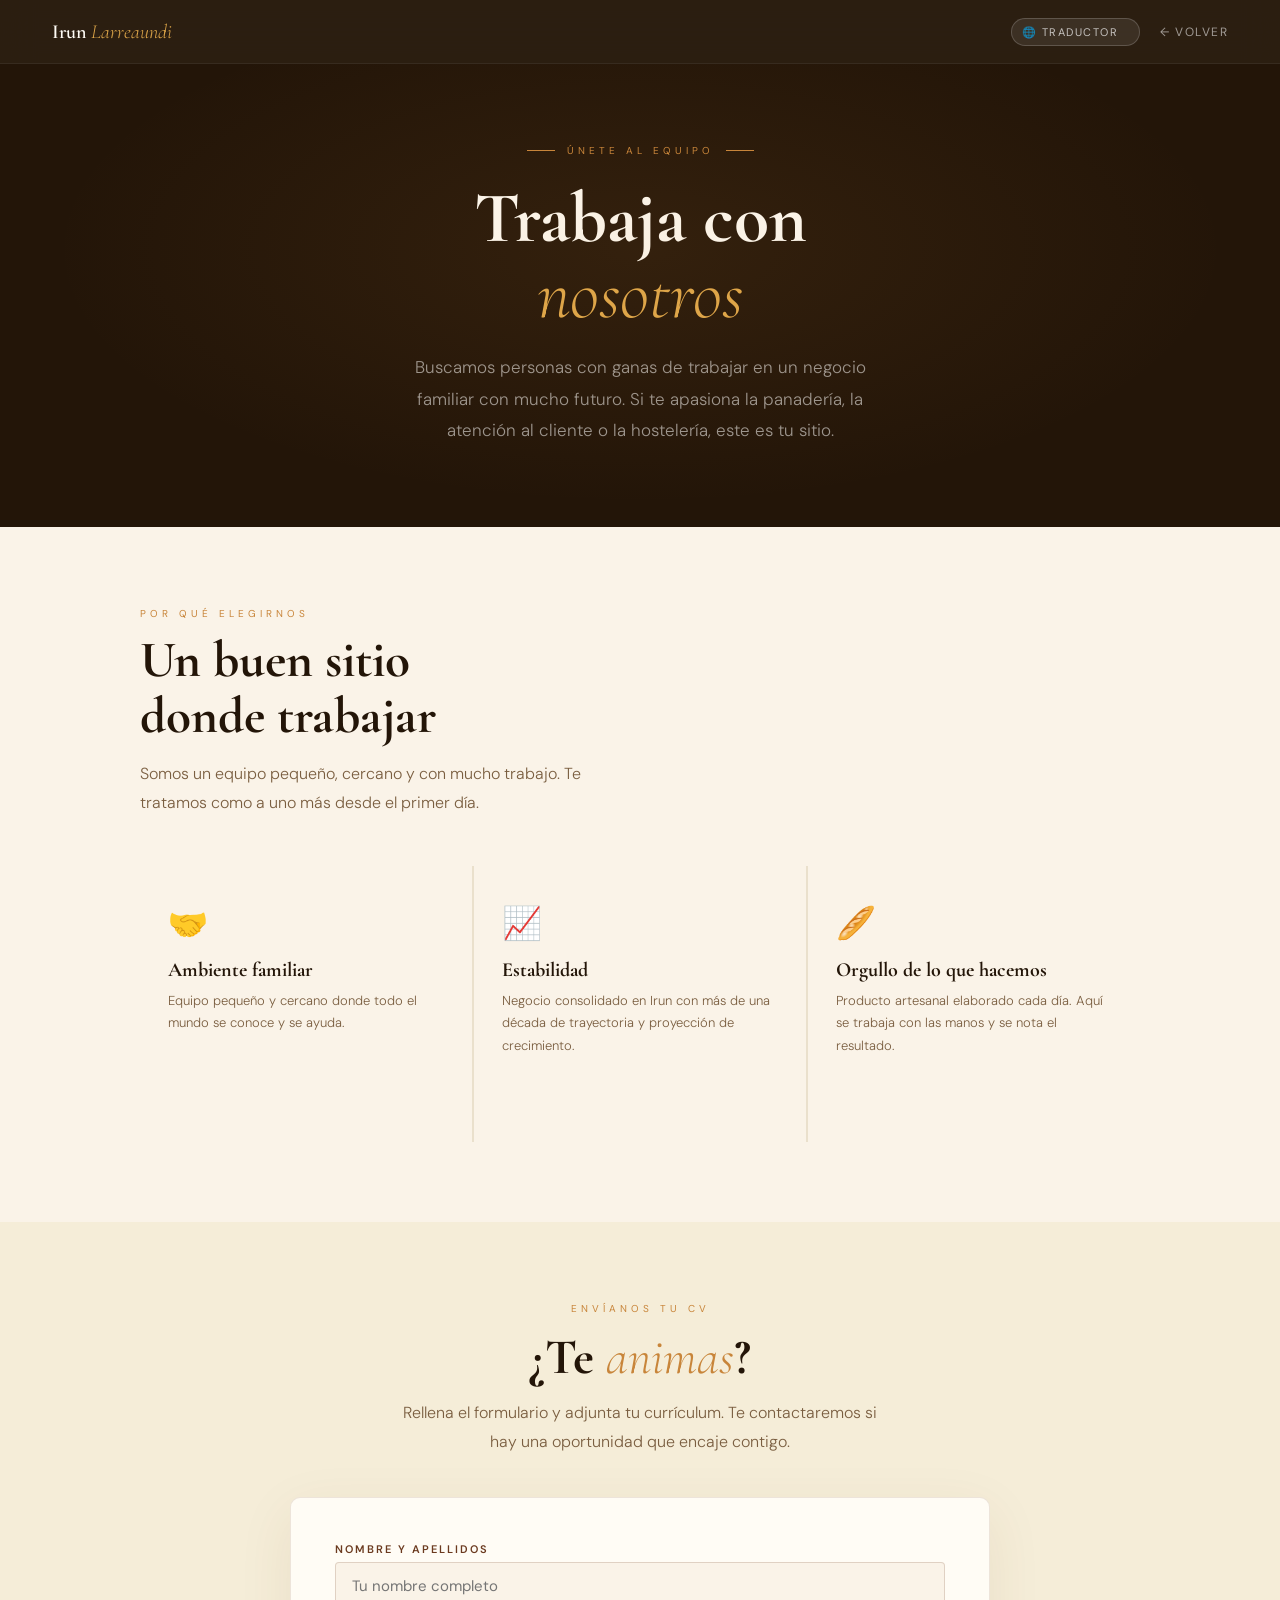
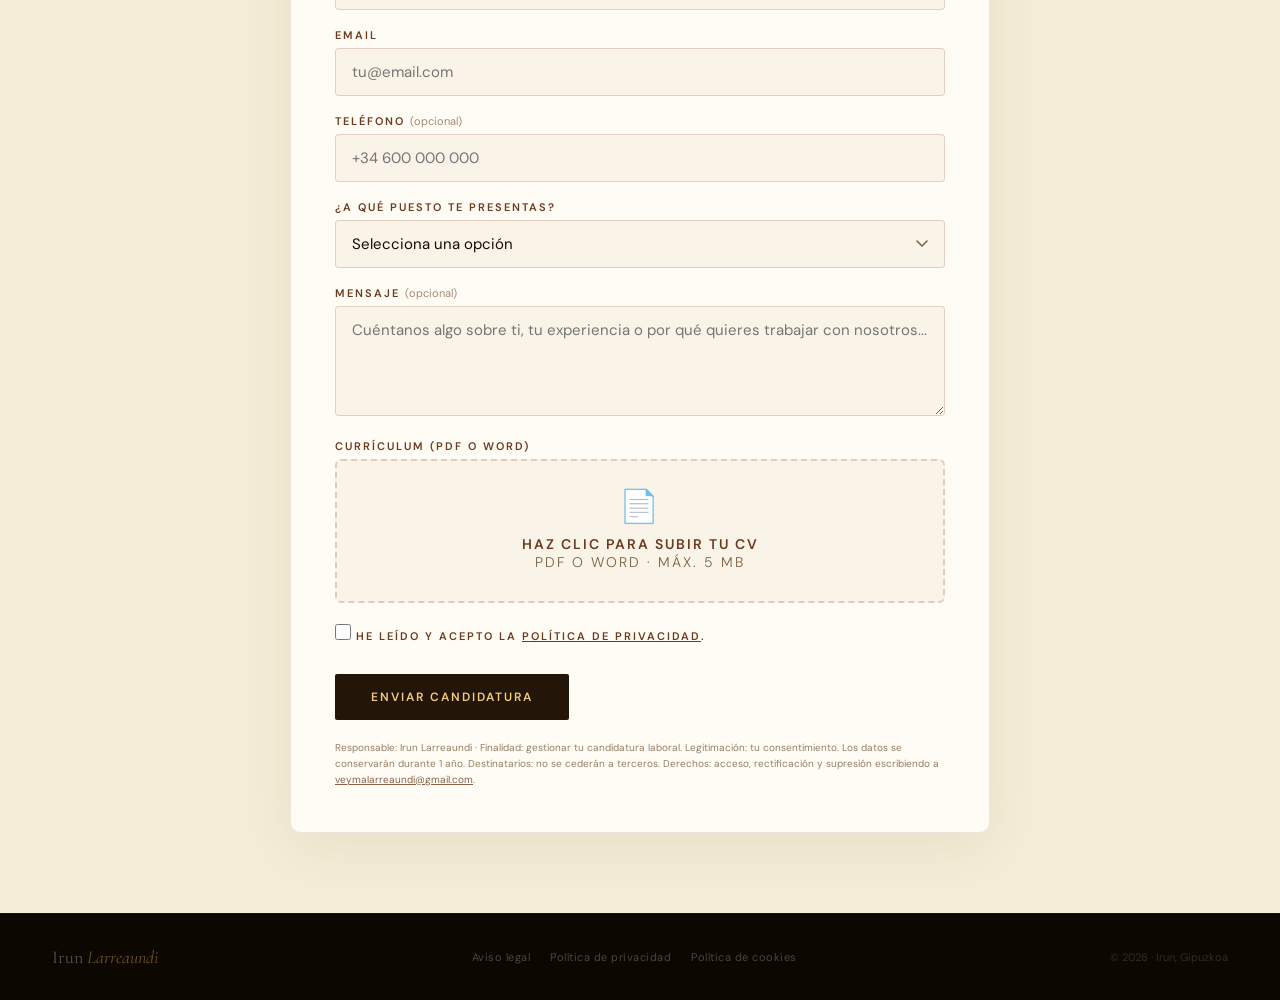
<file: Web_page/trabaja-con-nosotros.html>
<!DOCTYPE html>
<html lang="es">

<head>
    <meta charset="UTF-8">
    <meta name="viewport" content="width=device-width, initial-scale=1.0">
    <meta name="theme-color" content="#231508">
    <title>Trabaja con nosotros — Irun Larreaundi</title>
    <meta name="description"
        content="Únete al equipo de Irun Larreaundi. Envíanos tu currículum y forma parte de nuestro obrador artesanal en Irun.">
    <meta name="robots" content="index, follow">
    <link rel="icon" type="image/png" href="assets/img/favicon.png">
    <link rel="preconnect" href="https://fonts.googleapis.com">
    <link rel="preconnect" href="https://fonts.gstatic.com" crossorigin>
    <link
        href="https://fonts.googleapis.com/css2?family=Cormorant+Garamond:ital,wght@0,300;0,500;0,600;0,700;1,300;1,400;1,600&family=DM+Sans:wght@300;400;500&display=swap"
        rel="stylesheet">
    <script>function googleTranslateInit() { new google.translate.TranslateElement({ pageLanguage: 'es', includedLanguages: 'en,fr,de,it,pt,eu,ca,zh,ja,ar,ru', layout: google.translate.TranslateElement.InlineLayout.SIMPLE, autoDisplay: false }, 'google_translate_element'); }</script>
    <style>
        *,
        *::before,
        *::after {
            margin: 0;
            padding: 0;
            box-sizing: border-box
        }

        :root {
            --ink: #140C04;
            --bark: #231508;
            --bark2: #3A2010;
            --clay: #6B3A1F;
            --amber: #C8853A;
            --gold: #E0A84A;
            --gold-soft: #F0CC80;
            --warm: #FAF3E8;
            --paper: #F5EDD8;
            --linen: #EAE0CC;
            --muted: #7A5E40;
            --wh: #FFFCF5;
        }

        html {
            scroll-behavior: smooth
        }

        body {
            font-family: 'DM Sans', sans-serif;
            background: var(--warm);
            color: var(--ink);
            overflow-x: hidden
        }

        .sr {
            opacity: 0;
            transform: translateY(24px);
            transition: opacity .7s ease, transform .7s ease
        }

        .sr.on {
            opacity: 1;
            transform: none
        }

        /* ── GOOGLE TRANSLATE ── */
        .nav-translate {
            display: flex;
            align-items: center;
            gap: 7px;
            background: rgba(255, 255, 255, .08);
            border: 1px solid rgba(255, 255, 255, .18);
            border-radius: 100px;
            padding: 6px 14px 6px 10px;
            transition: background .2s;
            cursor: pointer;
            flex-shrink: 0
        }

        .nav-translate:hover {
            background: rgba(255, 255, 255, .15)
        }

        .nav-translate-lbl {
            font-size: 11px;
            letter-spacing: 1.5px;
            text-transform: uppercase;
            color: rgba(255, 255, 255, .7);
            white-space: nowrap;
            user-select: none
        }

        #google_translate_element {
            display: inline-block
        }

        .goog-te-gadget {
            font-family: 'DM Sans', sans-serif !important;
            font-size: 0 !important
        }

        .goog-te-gadget select {
            font-family: 'DM Sans', sans-serif;
            font-size: 12px;
            background: transparent;
            color: rgba(255, 255, 255, .85);
            border: 0;
            padding: 2px 2px;
            cursor: pointer;
            outline: none;
            max-width: 90px
        }

        .goog-te-gadget select option {
            background: #231508;
            color: #fff
        }

        .goog-logo-link,
        .goog-te-gadget span {
            display: none !important
        }

        /* NAV */
        nav {
            position: sticky;
            top: 0;
            z-index: 500;
            padding: 0 52px;
            height: 64px;
            display: flex;
            align-items: center;
            justify-content: space-between;
            gap: 20px;
            background: rgba(35, 21, 8, .96);
            backdrop-filter: blur(16px);
            border-bottom: 1px solid rgba(255, 255, 255, .06)
        }

        .logo {
            font-family: 'Cormorant Garamond', serif;
            font-size: 20px;
            color: var(--wh);
            text-decoration: none;
            font-weight: 600;
            white-space: nowrap
        }

        .logo em {
            color: var(--gold);
            font-style: italic;
            font-weight: 300
        }

        .back-btn {
            font-size: 12px;
            letter-spacing: 1.5px;
            text-transform: uppercase;
            color: rgba(255, 255, 255, .55);
            text-decoration: none;
            display: flex;
            align-items: center;
            gap: 8px;
            transition: color .2s;
            white-space: nowrap
        }

        .back-btn:hover {
            color: var(--gold-soft)
        }

        .nav-right {
            display: flex;
            align-items: center;
            gap: 20px
        }

        /* HERO */
        .hero {
            background: var(--bark);
            padding: 80px 52px;
            text-align: center;
            position: relative;
            overflow: hidden
        }

        .hero::before {
            content: '';
            position: absolute;
            inset: 0;
            background: radial-gradient(ellipse at 50% 40%, rgba(200, 133, 58, .1), transparent 65%);
            pointer-events: none
        }

        .hero-tag {
            font-size: 10px;
            letter-spacing: 4px;
            text-transform: uppercase;
            color: var(--amber);
            display: flex;
            align-items: center;
            justify-content: center;
            gap: 12px;
            margin-bottom: 24px
        }

        .hero-tag::before,
        .hero-tag::after {
            content: '';
            display: block;
            width: 28px;
            height: 1px;
            background: var(--amber)
        }

        .hero h1 {
            font-family: 'Cormorant Garamond', serif;
            font-size: clamp(40px, 6vw, 72px);
            color: var(--wh);
            font-weight: 700;
            line-height: 1.05;
            margin-bottom: 20px
        }

        .hero h1 em {
            color: var(--gold);
            font-style: italic;
            font-weight: 300
        }

        .hero p {
            font-size: 17px;
            font-weight: 300;
            color: rgba(255, 255, 255, .55);
            max-width: 480px;
            margin: 0 auto;
            line-height: 1.85
        }

        /* POR QUÉ TRABAJAR */
        .valores {
            padding: 80px 52px;
            background: var(--warm)
        }

        .vals-inner {
            max-width: 1000px;
            margin: 0 auto
        }

        .sec-tag {
            font-size: 10px;
            letter-spacing: 4px;
            text-transform: uppercase;
            color: var(--amber);
            display: block;
            margin-bottom: 12px
        }

        .vals-inner h2 {
            font-family: 'Cormorant Garamond', serif;
            font-size: clamp(32px, 4vw, 52px);
            color: var(--bark);
            font-weight: 700;
            line-height: 1.1;
            margin-bottom: 16px
        }

        .vals-inner p {
            font-size: 16px;
            color: var(--muted);
            font-weight: 300;
            max-width: 500px;
            line-height: 1.8;
            margin-bottom: 48px
        }

        .vals-grid {
            display: grid;
            grid-template-columns: repeat(3, 1fr);
            gap: 2px;
            background: var(--linen)
        }

        .val {
            background: var(--warm);
            padding: 36px 28px;
            transition: background .3s;
            position: relative;
            overflow: hidden
        }

        .val:hover {
            background: var(--wh)
        }

        .val::after {
            content: '';
            position: absolute;
            top: 0;
            left: 0;
            width: 0;
            height: 3px;
            background: linear-gradient(90deg, var(--amber), var(--gold));
            transition: width .4s
        }

        .val:hover::after {
            width: 100%
        }

        .val-ico {
            font-size: 32px;
            margin-bottom: 14px
        }

        .val h3 {
            font-family: 'Cormorant Garamond', serif;
            font-size: 20px;
            color: var(--bark);
            font-weight: 700;
            margin-bottom: 8px
        }

        .val p {
            font-size: 13px;
            color: var(--muted);
            line-height: 1.75;
            font-weight: 300
        }

        /* FORMULARIO CV */
        .cv-section {
            padding: 80px 52px;
            background: var(--paper)
        }

        .cv-inner {
            max-width: 700px;
            margin: 0 auto;
            text-align: center
        }

        .cv-inner h2 {
            font-family: 'Cormorant Garamond', serif;
            font-size: clamp(30px, 4vw, 50px);
            color: var(--bark);
            font-weight: 700;
            margin-bottom: 12px
        }

        .cv-inner h2 em {
            color: var(--amber);
            font-style: italic;
            font-weight: 300
        }

        .cv-inner>p {
            font-size: 16px;
            color: var(--muted);
            font-weight: 300;
            max-width: 480px;
            margin: 0 auto 40px;
            line-height: 1.8
        }

        .form {
            display: grid;
            gap: 18px;
            text-align: left;
            background: var(--wh);
            padding: 44px;
            border: 1px solid rgba(107, 58, 31, .12);
            border-radius: 10px;
            box-shadow: 0 16px 56px rgba(107, 58, 31, .08)
        }

        .form label {
            font-size: 11px;
            letter-spacing: 2px;
            text-transform: uppercase;
            color: var(--clay);
            font-weight: 600;
            margin-bottom: 6px;
            display: block
        }

        .form input[type=text],
        .form input[type=email],
        .form input[type=tel],
        .form select,
        .form textarea {
            width: 100%;
            padding: 13px 16px;
            border: 1px solid rgba(107, 58, 31, .18);
            background: var(--warm);
            font-family: inherit;
            font-size: 15px;
            color: var(--ink);
            border-radius: 4px;
            transition: border-color .2s, box-shadow .2s
        }

        .form input:focus,
        .form select:focus,
        .form textarea:focus {
            outline: none;
            border-color: var(--amber);
            box-shadow: 0 0 0 3px rgba(200, 133, 58, .1);
            background: var(--wh)
        }

        .form select {
            appearance: none;
            background-image: url("data:image/svg+xml,%3Csvg xmlns='http://www.w3.org/2000/svg' width='12' height='8' fill='none'%3E%3Cpath d='M1 1l5 5 5-5' stroke='%237A5E40' stroke-width='1.5' stroke-linecap='round'/%3E%3C/svg%3E");
            background-repeat: no-repeat;
            background-position: right 16px center;
            padding-right: 40px
        }

        .form textarea {
            resize: vertical;
            min-height: 110px
        }

        .file-wrap {
            border: 2px dashed rgba(107, 58, 31, .2);
            border-radius: 6px;
            padding: 24px;
            text-align: center;
            cursor: pointer;
            transition: border-color .2s, background .2s;
            background: var(--warm)
        }

        .file-wrap:hover {
            border-color: var(--amber);
            background: var(--paper)
        }

        .file-wrap input[type=file] {
            display: none
        }

        .file-wrap label {
            cursor: pointer;
            display: block
        }

        .file-ico {
            font-size: 32px;
            margin-bottom: 8px
        }

        .file-txt {
            font-size: 14px;
            color: var(--muted);
            font-weight: 300
        }

        .file-txt strong {
            color: var(--clay);
            font-weight: 600
        }

        .file-name {
            font-size: 13px;
            color: var(--amber);
            margin-top: 8px;
            display: none;
            font-weight: 500
        }

        .form-check {
            display: flex;
            align-items: flex-start;
            gap: 10px;
            font-size: 13px;
            color: var(--muted);
            line-height: 1.5;
            cursor: pointer
        }

        .form-check input {
            margin-top: 3px;
            flex-shrink: 0;
            accent-color: var(--amber);
            width: 16px;
            height: 16px
        }

        .form-check a {
            color: var(--clay);
            text-decoration: underline
        }

        .form button {
            margin-top: 6px;
            justify-self: start;
            background: var(--bark);
            color: var(--gold-soft);
            padding: 15px 36px;
            font-size: 12px;
            font-weight: 600;
            letter-spacing: 2px;
            text-transform: uppercase;
            border: 0;
            border-radius: 2px;
            cursor: pointer;
            transition: all .2s;
            font-family: inherit
        }

        .form button:hover:not(:disabled) {
            background: var(--amber);
            color: var(--bark);
            transform: translateY(-2px)
        }

        .form button:disabled {
            opacity: .6;
            cursor: wait
        }

        .form-legal {
            font-size: 10px;
            color: var(--muted);
            line-height: 1.6;
            margin-top: 2px;
            opacity: .8
        }

        .form-legal a {
            color: var(--clay)
        }

        .form-msg {
            padding: 14px 18px;
            border-radius: 6px;
            font-size: 14px;
            display: none;
            margin-top: 4px
        }

        .form-msg.ok {
            display: block;
            background: #E8F5E0;
            color: #3F6B1F;
            border: 1px solid #B8D89A;
            font-weight: 500
        }

        .form-msg.err {
            display: block;
            background: #F8E3DC;
            color: #8B2E1A;
            border: 1px solid #E0B5A8
        }

        /* FOOTER */
        footer {
            background: #0C0700;
            padding: 32px 52px;
            display: flex;
            justify-content: space-between;
            align-items: center;
            flex-wrap: wrap;
            gap: 16px;
            border-top: 1px solid rgba(255, 255, 255, .05)
        }

        .fl {
            font-family: 'Cormorant Garamond', serif;
            font-size: 18px;
            color: rgba(255, 255, 255, .3)
        }

        .fl em {
            color: rgba(224, 168, 74, .45);
            font-style: italic
        }

        .footer-legal {
            display: flex;
            gap: 20px;
            flex-wrap: wrap
        }

        .footer-legal a {
            font-size: 11px;
            color: rgba(255, 255, 255, .25);
            text-decoration: none;
            letter-spacing: .5px;
            transition: color .2s
        }

        .footer-legal a:hover {
            color: rgba(255, 255, 255, .5)
        }

        footer small {
            font-size: 11px;
            color: rgba(255, 255, 255, .15)
        }

        /* RESPONSIVE */
        @media(max-width:800px) {
            nav {
                padding: 0 20px;
                gap: 12px
            }

            .nav-translate {
                padding: 5px 10px 5px 8px
            }

            .hero {
                padding: 60px 22px
            }

            .valores {
                padding: 56px 22px
            }

            .vals-grid {
                grid-template-columns: 1fr
            }

            .cv-section {
                padding: 56px 22px
            }

            .form {
                padding: 24px 18px
            }

            .form button {
                justify-self: stretch;
                width: 100%
            }

            footer {
                flex-direction: column;
                text-align: center;
                padding: 28px 22px
            }
        }

        @media(max-width:500px) {
            .nav-translate-lbl {
                display: none
            }
        }
    </style>
</head>

<body>

    <nav>
        <a href="index.html" class="logo">Irun <em>Larreaundi</em></a>
        <div class="nav-right">
            <div class="nav-translate" title="Traducir página">
                <span class="nav-translate-lbl">🌐 Traductor</span>
                <div id="google_translate_element"></div>
            </div>
            <a href="index.html" class="back-btn">← Volver</a>
        </div>
    </nav>

    <section class="hero">
        <div class="hero-tag">Únete al equipo</div>
        <h1>Trabaja con<br><em>nosotros</em></h1>
        <p>Buscamos personas con ganas de trabajar en un negocio familiar con mucho futuro. Si te apasiona la panadería,
            la atención al cliente o la hostelería, este es tu sitio.</p>
    </section>

    <section class="valores sr">
        <div class="vals-inner">
            <span class="sec-tag">Por qué elegirnos</span>
            <h2>Un buen sitio<br>donde trabajar</h2>
            <p>Somos un equipo pequeño, cercano y con mucho trabajo. Te tratamos como a uno más desde el primer día.</p>
            <div class="vals-grid">
                <div class="val sr">
                    <div class="val-ico">🤝</div>
                    <h3>Ambiente familiar</h3>
                    <p>Equipo pequeño y cercano donde todo el mundo se conoce y se ayuda.</p>
                </div>
                <div class="val sr" style="transition-delay:.08s">
                    <div class="val-ico">📈</div>
                    <h3>Estabilidad</h3>
                    <p>Negocio consolidado en Irun con más de una década de trayectoria y proyección de crecimiento.</p>
                </div>
                <div class="val sr" style="transition-delay:.16s">
                    <div class="val-ico">🥖</div>
                    <h3>Orgullo de lo que hacemos</h3>
                    <p>Producto artesanal elaborado cada día. Aquí se trabaja con las manos y se nota el resultado.</p>
                </div>
            </div>
        </div>
    </section>

    <section class="cv-section sr" id="cv">
        <div class="cv-inner">
            <span class="sec-tag" style="display:block;margin-bottom:12px">Envíanos tu CV</span>
            <h2>¿Te <em>animas</em>?</h2>
            <p>Rellena el formulario y adjunta tu currículum. Te contactaremos si hay una oportunidad que encaje
                contigo.</p>
            <form class="form" id="cvForm" novalidate>
                <div>
                    <label for="cv-name">Nombre y apellidos</label>
                    <input id="cv-name" name="nombre" type="text" required autocomplete="name"
                        placeholder="Tu nombre completo">
                </div>
                <div>
                    <label for="cv-email">Email</label>
                    <input id="cv-email" name="email" type="email" required autocomplete="email"
                        placeholder="tu@email.com">
                </div>
                <div>
                    <label for="cv-phone">Teléfono <span
                            style="opacity:.6;text-transform:none;letter-spacing:0;font-weight:400">(opcional)</span></label>
                    <input id="cv-phone" name="telefono" type="tel" autocomplete="tel" placeholder="+34 600 000 000">
                </div>
                <div>
                    <label for="cv-puesto">¿A qué puesto te presentas?</label>
                    <select id="cv-puesto" name="puesto">
                        <option value="">Selecciona una opción</option>
                        <option>Panadero / Obrador</option>
                        <option>Pastelero / Bollería</option>
                        <option>Dependiente/a de tienda</option>
                        <option>Repartidor/a</option>
                        <option>Camarero/a</option>
                        <option>Otro / Candidatura espontánea</option>
                    </select>
                </div>
                <div>
                    <label for="cv-mensaje">Mensaje <span
                            style="opacity:.6;text-transform:none;letter-spacing:0;font-weight:400">(opcional)</span></label>
                    <textarea id="cv-mensaje" name="mensaje"
                        placeholder="Cuéntanos algo sobre ti, tu experiencia o por qué quieres trabajar con nosotros..."></textarea>
                </div>
                <div>
                    <label>Currículum (PDF o Word)</label>
                    <div class="file-wrap" onclick="document.getElementById('cv-file').click()">
                        <input type="file" id="cv-file" name="cv" accept=".pdf,.doc,.docx"
                            onchange="showFileName(this)">
                        <label for="cv-file">
                            <div class="file-ico">📄</div>
                            <div class="file-txt"><strong>Haz clic para subir tu CV</strong><br>PDF o Word · Máx. 5 MB
                            </div>
                        </label>
                        <div class="file-name" id="fileName"></div>
                    </div>
                </div>
                <label class="form-check">
                    <input type="checkbox" name="privacidad" required>
                    <span>He leído y acepto la <a href="politica-privacidad.html" target="_blank"
                            rel="noopener">política de privacidad</a>.</span>
                </label>
                <button type="submit" id="cvBtn">Enviar candidatura</button>
                <p class="form-legal">Responsable: Irun Larreaundi · Finalidad: gestionar tu candidatura laboral.
                    Legitimación: tu consentimiento. Los datos se conservarán durante 1 año. Destinatarios: no se
                    cederán a terceros. Derechos: acceso, rectificación y supresión escribiendo a <a
                        href="mailto:veymalarreaundi@gmail.com">veymalarreaundi@gmail.com</a>.</p>
                <div class="form-msg" id="cvMsg" role="status" aria-live="polite"></div>
            </form>
        </div>
    </section>

    <footer>
        <div class="fl">Irun <em>Larreaundi</em></div>
        <div class="footer-legal">
            <a href="aviso-legal.html">Aviso legal</a>
            <a href="politica-privacidad.html">Política de privacidad</a>
            <a href="politica-cookies.html">Política de cookies</a>
        </div>
        <small>© 2026 · Irun, Gipuzkoa</small>
    </footer>

    <script src="https://translate.google.com/translate_a/element.js?cb=googleTranslateInit" defer></script>
    <script>
        const obs = new IntersectionObserver(es => es.forEach(e => { if (e.isIntersecting) { e.target.classList.add('on'); obs.unobserve(e.target) } }), { threshold: .08 });
        document.querySelectorAll('.sr').forEach(el => obs.observe(el));

        function showFileName(input) {
            const fn = document.getElementById('fileName');
            if (input.files && input.files[0]) { fn.textContent = '📎 ' + input.files[0].name; fn.style.display = 'block'; }
            else { fn.style.display = 'none'; }
        }

        const cvForm = document.getElementById('cvForm');
        const cvBtn = document.getElementById('cvBtn');
        const cvMsg = document.getElementById('cvMsg');

        cvForm.addEventListener('submit', async (e) => {
            e.preventDefault();
            cvMsg.className = 'form-msg'; cvMsg.textContent = '';
            const fd = new FormData(cvForm);
            const nombre = (fd.get('nombre') || '').toString().trim();
            const email = (fd.get('email') || '').toString().trim();
            const privacidad = !!fd.get('privacidad');
            if (!nombre || !email || !privacidad) {
                cvMsg.className = 'form-msg err'; cvMsg.textContent = 'Por favor, completa los campos obligatorios y acepta la política de privacidad.'; return;
            }
            if (!/^[^\s@]+@[^\s@]+\.[^\s@]+$/.test(email)) {
                cvMsg.className = 'form-msg err'; cvMsg.textContent = 'El email no parece válido.'; return;
            }
            cvBtn.disabled = true; const orig = cvBtn.textContent; cvBtn.textContent = 'Enviando…';

            // TODO: conectar con N8N o endpoint de email cuando esté disponible
            await new Promise(r => setTimeout(r, 1500));
            cvMsg.className = 'form-msg ok'; cvMsg.textContent = '¡Candidatura recibida! Nos pondremos en contacto contigo si hay una oportunidad que encaje. ¡Gracias!';
            cvForm.querySelectorAll('input,textarea,select').forEach(i => { if (i.type === 'checkbox') i.checked = false; else i.value = ''; });
            document.getElementById('fileName').style.display = 'none';
            cvBtn.disabled = false; cvBtn.textContent = orig;
        });
    </script>
</body>

</html>
</file>
